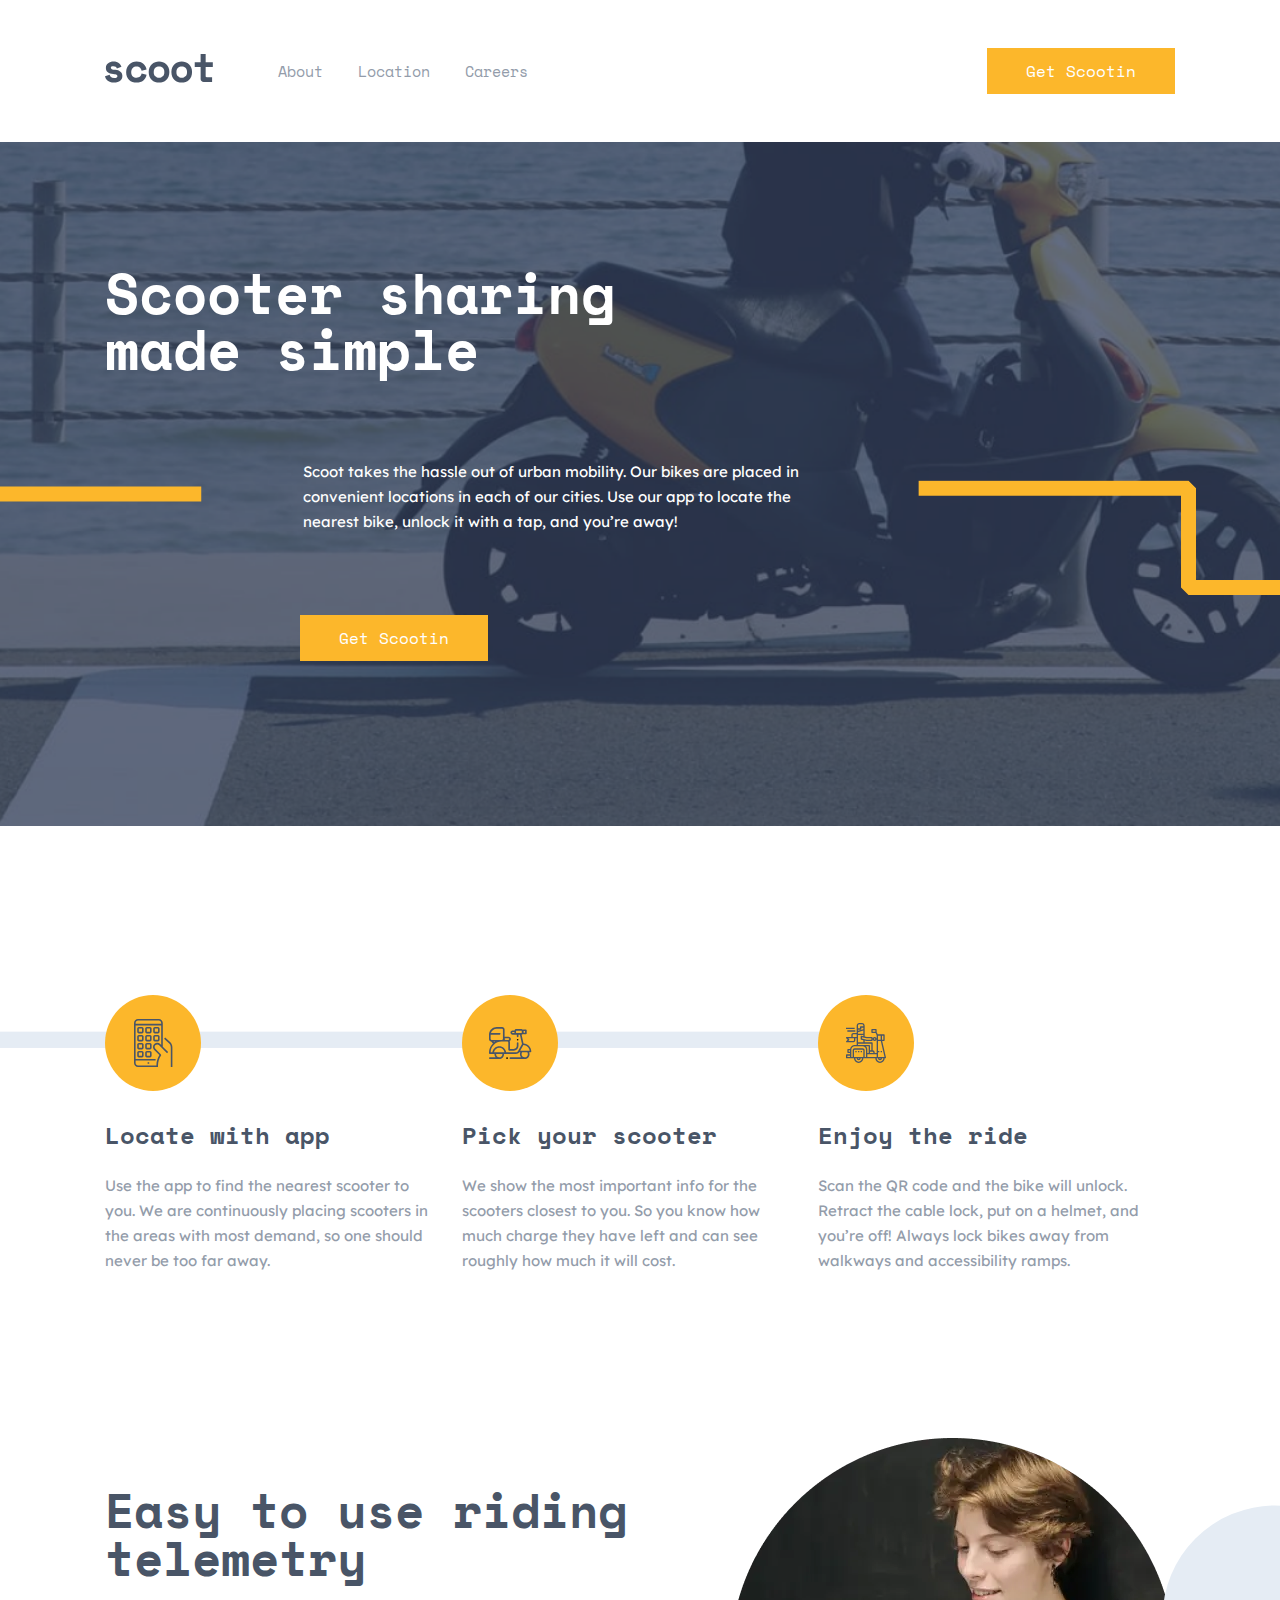
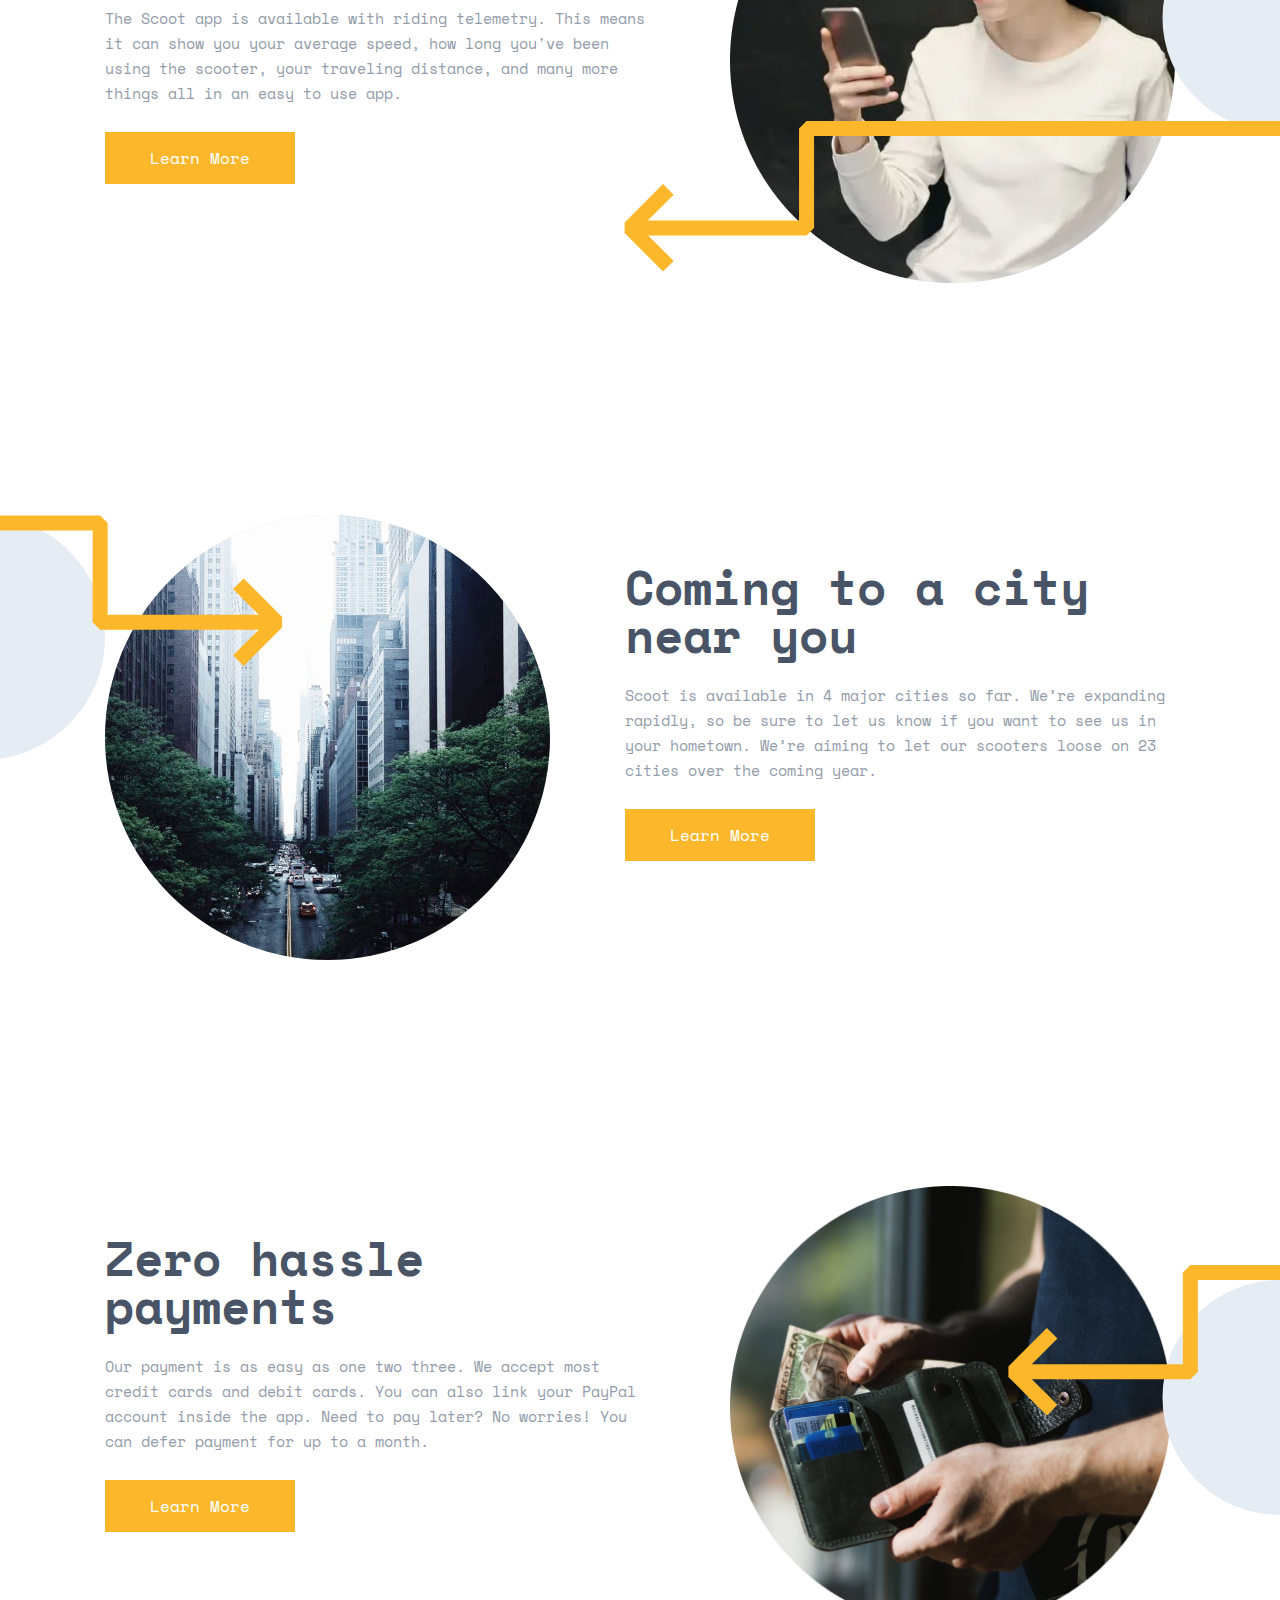
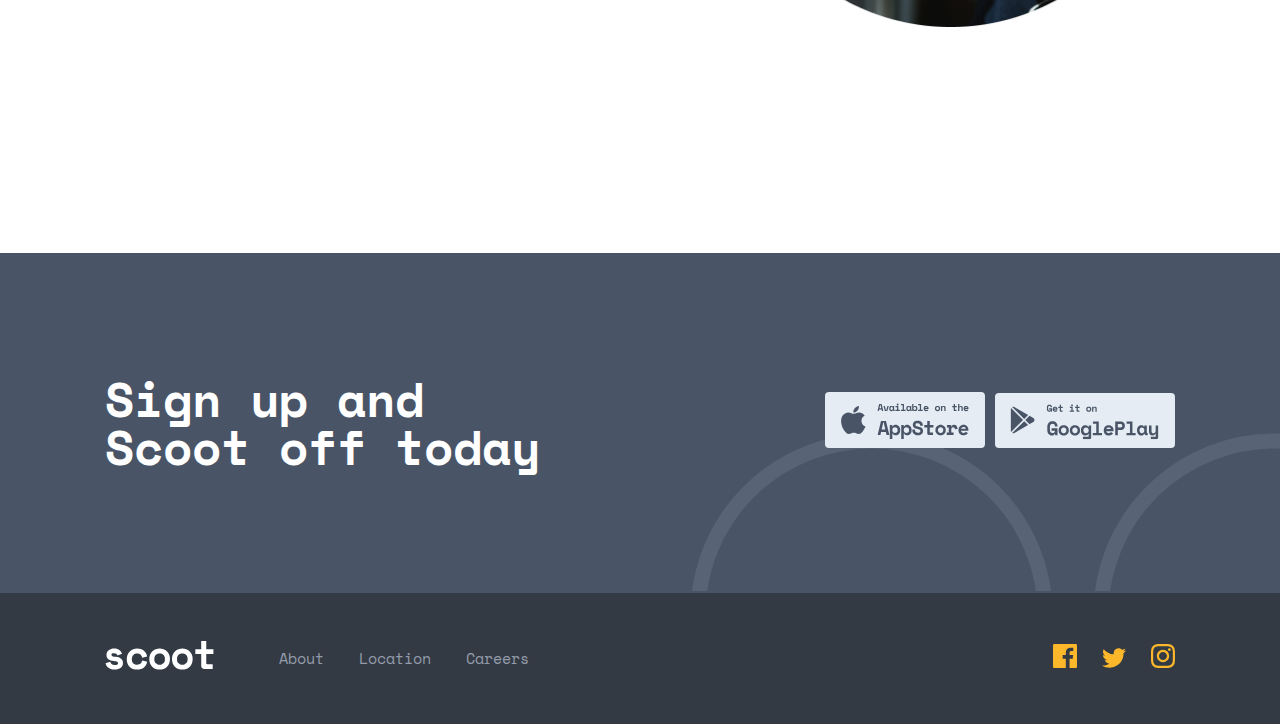
<file: index.html>
<!DOCTYPE html>
<html lang="en">

<head>
  <meta charset="UTF-8" />
  <meta http-equiv="X-UA-Compatible" content="IE=edge" />
  <meta name="viewport" content="width=device-width, initial-scale=1.0" />
  <link rel="stylesheet" href="./css/main.min.css" />
  <title>IMTIHON-MAKETI-2</title>
</head>

<body>
  <header class="site-header">
    <div class="container">
        <div class="header-item">
            <div class="left-box">
                <a class="header-left-logo" href="index.html"><img class="site-logo" src="./images/scoot.svg"
                        srcset="./images/scoot.svg 1x, ./images/scoot@2x.png 2x" alt="site-logo" /></a>
                <nav class="site-nav">
                    <ul class="header-left">
                        <li><a class="header-left-item" href="./about.html">About</a></li>
                        <li><a class="header-left-item" href="./locations.html">Location</a></li>
                        <li><a class="header-left-item" href="./careers.html">Careers</a></li>
                    </ul>
                </nav>
            </div>
            <button class="humburger_btn" type="button">
                <img src="./images/Humburger2.svg" alt="nav Humburger2 button imges" width="33" height="26" />
            </button>
            <div class="header-right">
                <button class="header-button" type="button">Get Scootin</button>
            </div>
        </div>
    </div>
</header>
  <main class="site__content">
    <section class="intro-section">
      <div class="container">
        <h1 class="site-heading">Scooter sharing made simple</h1>
      </div>
      <p class="intro-paragraf">
        Scoot takes the hassle out of urban mobility. Our bikes are placed in
        convenient locations in each of our cities. Use our app to locate the
        nearest bike, unlock it with a tap, and you’re away!
      </p>
      <button class="intro-button" type="button">Get Scootin</button>
    </section>
    <section class="guide-section">
      <div class="container">
        <ol class="section-list">
          <li class="list-item">
            <div class="list-info">
              <h3 class="list-heading">Locate with app</h3>
              <p class="list-paragraf">
                Use the app to find the nearest scooter to you. We are
                continuously placing scooters in the areas with most demand, so
                one should never be too far away. </p>
            </div>
          </li>
          <li class="list-item">
            <div class="list-info">
              <h3 class="list-heading">Pick your scooter</h3>
              <p class="list-paragraf">
                We show the most important info for the scooters closest to you.
                So you know how much charge they have left and can see roughly
                how much it will cost. </p>
            </div>

          </li>
          <li class="list-item">
            <div class="list-info">
              <h3 class="list-heading">Enjoy the ride</h3>
              <p class="list-paragraf">
                Scan the QR code and the bike will unlock. Retract the cable
                lock, put on a helmet, and you’re off! Always lock bikes away
                from walkways and accessibility ramps. </p>
            </div>

          </li>
        </ol>
      </div>
    </section>
    <section class="good-side-section">
      <div class="container">
        <h2 class="visually-hidden ">Good-side-section</h2>
        <ul class="good-side-list">
          <li class="good-list-item">
            <div class="good-list-paragrafs">
              <h3 class="good-side-heading">Easy to use
                riding telemetry</h3>
              <p class="good-side-paragraf">The Scoot app is available with riding telemetry. This means it can show you
                your average speed,
                how long you've been using the scooter, your traveling distance,
                and many more things all in an easy to use app.</p>
              <a class="section-link" href="#">Learn More</a>
            </div>
            <picture>
              <source type="image/webp" media="(max-width:600px)" srcset="
                  ./images/good-sides-mobil.webp 1x,
                  ./images/good-sides-mobil@2x.webp  2x
                " />
              <source type="image/webp" srcset="
                  ./images/good-side-1.webp   1x,
                  ./images/good-side-2@2x.webp 2x
                " />
              <source media="(max-width:600px)" srcset="
                  ./images/good-sides-mobil.png 1x,
                  ./images/good-sides-mobil@2x.png 2x
                " />
              <img class="good-side-img" src="./images/good-side-1.png" srcset="
                  ./images/good-side-1.png 1x,
                  ./images/good-side-2@2x.png 2x
                " alt="good-side-1" width="445" height="445" />
            </picture>
          </li>

          <li class="good-list-item">
            <div class="good-list-paragraf">
              <h3 class="good-side-heading">Coming to a city near you</h3>
              <p class="good-side-paragraf">Scoot is available in 4 major cities so far. We’re expanding rapidly, so be
                sure to let
                us know if you want to see us in your hometown. We’re aiming to let our scooters loose on 23 cities over
                the coming year.</p>
              <a class="section-link" href="#">Learn More</a>
            </div>
            <img class="good-side-img" src="./images/good-side-2.svg"
              srcset="./images/good-side-2.svg 1x, ./images/good-site-2@2x.svg 2x" alt="good-side"  width="445" height="445">
          </li>
          <li class="good-list-item">
            <div class="good-list-paragraf">
              <h3 class="good-side-heading">Zero hassle payments
              </h3>
              <p class="good-side-paragraf">Our payment is as easy as one two three. We accept most credit cards and
                debit cards.
                You can also link your PayPal account inside the app. Need to pay later? No worries! You can defer
                payment for up to a month.</p>
              <a class="section-link" href="#">Learn More</a>
            </div>
            <img class="good-side-img" src="./images/good-site-3.png"
              srcset="./images/good-site-3.png 1x, ./images/good-site-3@2x.png 2x" alt="good-side" width="445"
              height="445">
          </li>

        </ul>
      </div>
    </section>
    <section class="call-to-action">
      <div class="container">
        <div class="action-item">
          <h2 class="action-heading">Sign up and Scoot off today</h2>
          <div>
            <a href="#"><img class="action-link" src="./images/appstore.svg" alt="appstore" width="160" height="56"></a>
            <a href="#"><img class="action-link" src="./images/google-play.svg" alt="google-play" width="180"
                height="56"></a>
          </div>
        </div>
      </div>
    </section>
  </main>
  <footer class="footer">
    <div class="container">
        <div class="footer-item">
            <div class="footer-left">
                <div class="footer-logo">
                    <a href="./index.html"><img src="./images/scoot-footer.svg" alt="footer-logo"></a>
                </div>
                <ul class="footer-nav">
                    <li>
                        <a class="footer-nav-item" href="./about.html">About</a>
                    </li>
                    <li>
                        <a class="footer-nav-item" href="./locations.html">Location</a>
                    </li>
                    <li>
                        <a class="footer-nav-item" href="./careers.html">Careers</a>
                    </li>
                </ul>
            </div>
            <div class="footer-right">
                <a class="footer-link" target="_blank" href="#"><svg width="24" height="24" viewBox="0 0 24 24"
                        fill="none" xmlns="http://www.w3.org/2000/svg">
                        <path
                            d="M22.675 0H1.325C0.593 0 0 0.593 0 1.325V22.676C0 23.407 0.593 24 1.325 24H12.82V14.706H9.692V11.084H12.82V8.413C12.82 5.313 14.713 3.625 17.479 3.625C18.804 3.625 19.942 3.724 20.274 3.768V7.008L18.356 7.009C16.852 7.009 16.561 7.724 16.561 8.772V11.085H20.148L19.681 14.707H16.561V24H22.677C23.407 24 24 23.407 24 22.675V1.325C24 0.593 23.407 0 22.675 0Z"
                            fill="#FCB72B" />
                    </svg>
                </a>
                <a class="footer-link" target="_blank" href="#"><svg width="24" height="20" viewBox="0 0 24 20"
                        fill="none" xmlns="http://www.w3.org/2000/svg">
                        <path
                            d="M24 2.55699C23.117 2.94899 22.168 3.21299 21.172 3.33199C22.189 2.72299 22.97 1.75799 23.337 0.607986C22.386 1.17199 21.332 1.58199 20.21 1.80299C19.313 0.845986 18.032 0.247986 16.616 0.247986C13.437 0.247986 11.101 3.21399 11.819 6.29299C7.728 6.08799 4.1 4.12799 1.671 1.14899C0.381 3.36199 1.002 6.25699 3.194 7.72299C2.388 7.69699 1.628 7.47599 0.965 7.10699C0.911 9.38799 2.546 11.522 4.914 11.997C4.221 12.185 3.462 12.229 2.69 12.081C3.316 14.037 5.134 15.46 7.29 15.5C5.22 17.123 2.612 17.848 0 17.54C2.179 18.937 4.768 19.752 7.548 19.752C16.69 19.752 21.855 12.031 21.543 5.10599C22.505 4.41099 23.34 3.54399 24 2.55699Z"
                            fill="#FCB72B" />
                    </svg>
                </a>
                <a class="footer-link" target="_blank" href="#"><svg width="24" height="24" viewBox="0 0 24 24"
                        fill="none" xmlns="http://www.w3.org/2000/svg">
                        <path fill-rule="evenodd" clip-rule="evenodd"
                            d="M12 0C8.741 0 8.333 0.014 7.053 0.072C2.695 0.272 0.273 2.69 0.073 7.052C0.014 8.333 0 8.741 0 12C0 15.259 0.014 15.668 0.072 16.948C0.272 21.306 2.69 23.728 7.052 23.928C8.333 23.986 8.741 24 12 24C15.259 24 15.668 23.986 16.948 23.928C21.302 23.728 23.73 21.31 23.927 16.948C23.986 15.668 24 15.259 24 12C24 8.741 23.986 8.333 23.928 7.053C23.732 2.699 21.311 0.273 16.949 0.073C15.668 0.014 15.259 0 12 0ZM12 2.163C15.204 2.163 15.584 2.175 16.85 2.233C20.102 2.381 21.621 3.924 21.769 7.152C21.827 8.417 21.838 8.797 21.838 12.001C21.838 15.206 21.826 15.585 21.769 16.85C21.62 20.075 20.105 21.621 16.85 21.769C15.584 21.827 15.206 21.839 12 21.839C8.796 21.839 8.416 21.827 7.151 21.769C3.891 21.62 2.38 20.07 2.232 16.849C2.174 15.584 2.162 15.205 2.162 12C2.162 8.796 2.175 8.417 2.232 7.151C2.381 3.924 3.896 2.38 7.151 2.232C8.417 2.175 8.796 2.163 12 2.163ZM5.838 12C5.838 8.597 8.597 5.838 12 5.838C15.403 5.838 18.162 8.597 18.162 12C18.162 15.404 15.403 18.163 12 18.163C8.597 18.163 5.838 15.403 5.838 12ZM12 16C9.791 16 8 14.21 8 12C8 9.791 9.791 8 12 8C14.209 8 16 9.791 16 12C16 14.21 14.209 16 12 16ZM16.965 5.595C16.965 4.8 17.61 4.155 18.406 4.155C19.201 4.155 19.845 4.8 19.845 5.595C19.845 6.39 19.201 7.035 18.406 7.035C17.61 7.035 16.965 6.39 16.965 5.595Z"
                            fill="#FCB72B" />
                    </svg></a>
            </div>
        </div>
    </div>
</footer>
  <script src="./main.js"></script>
</body>

</html>
</file>
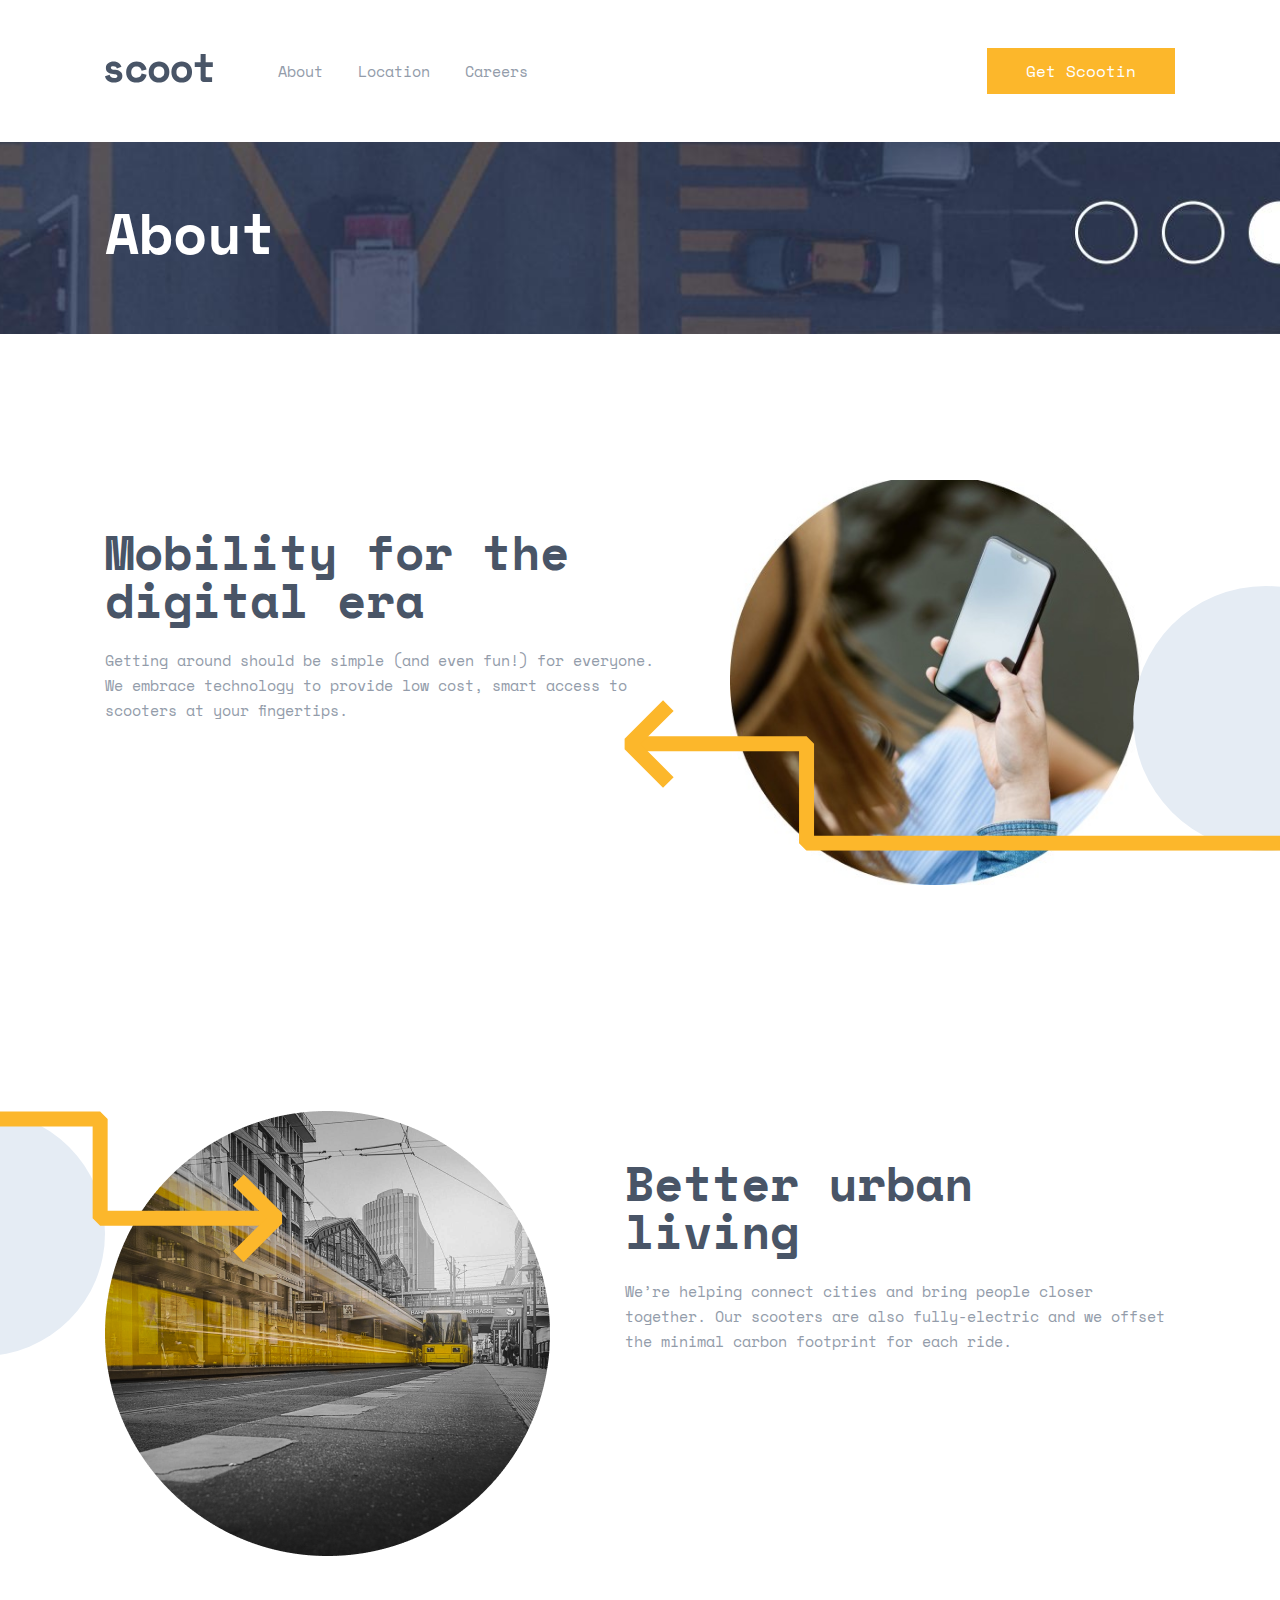
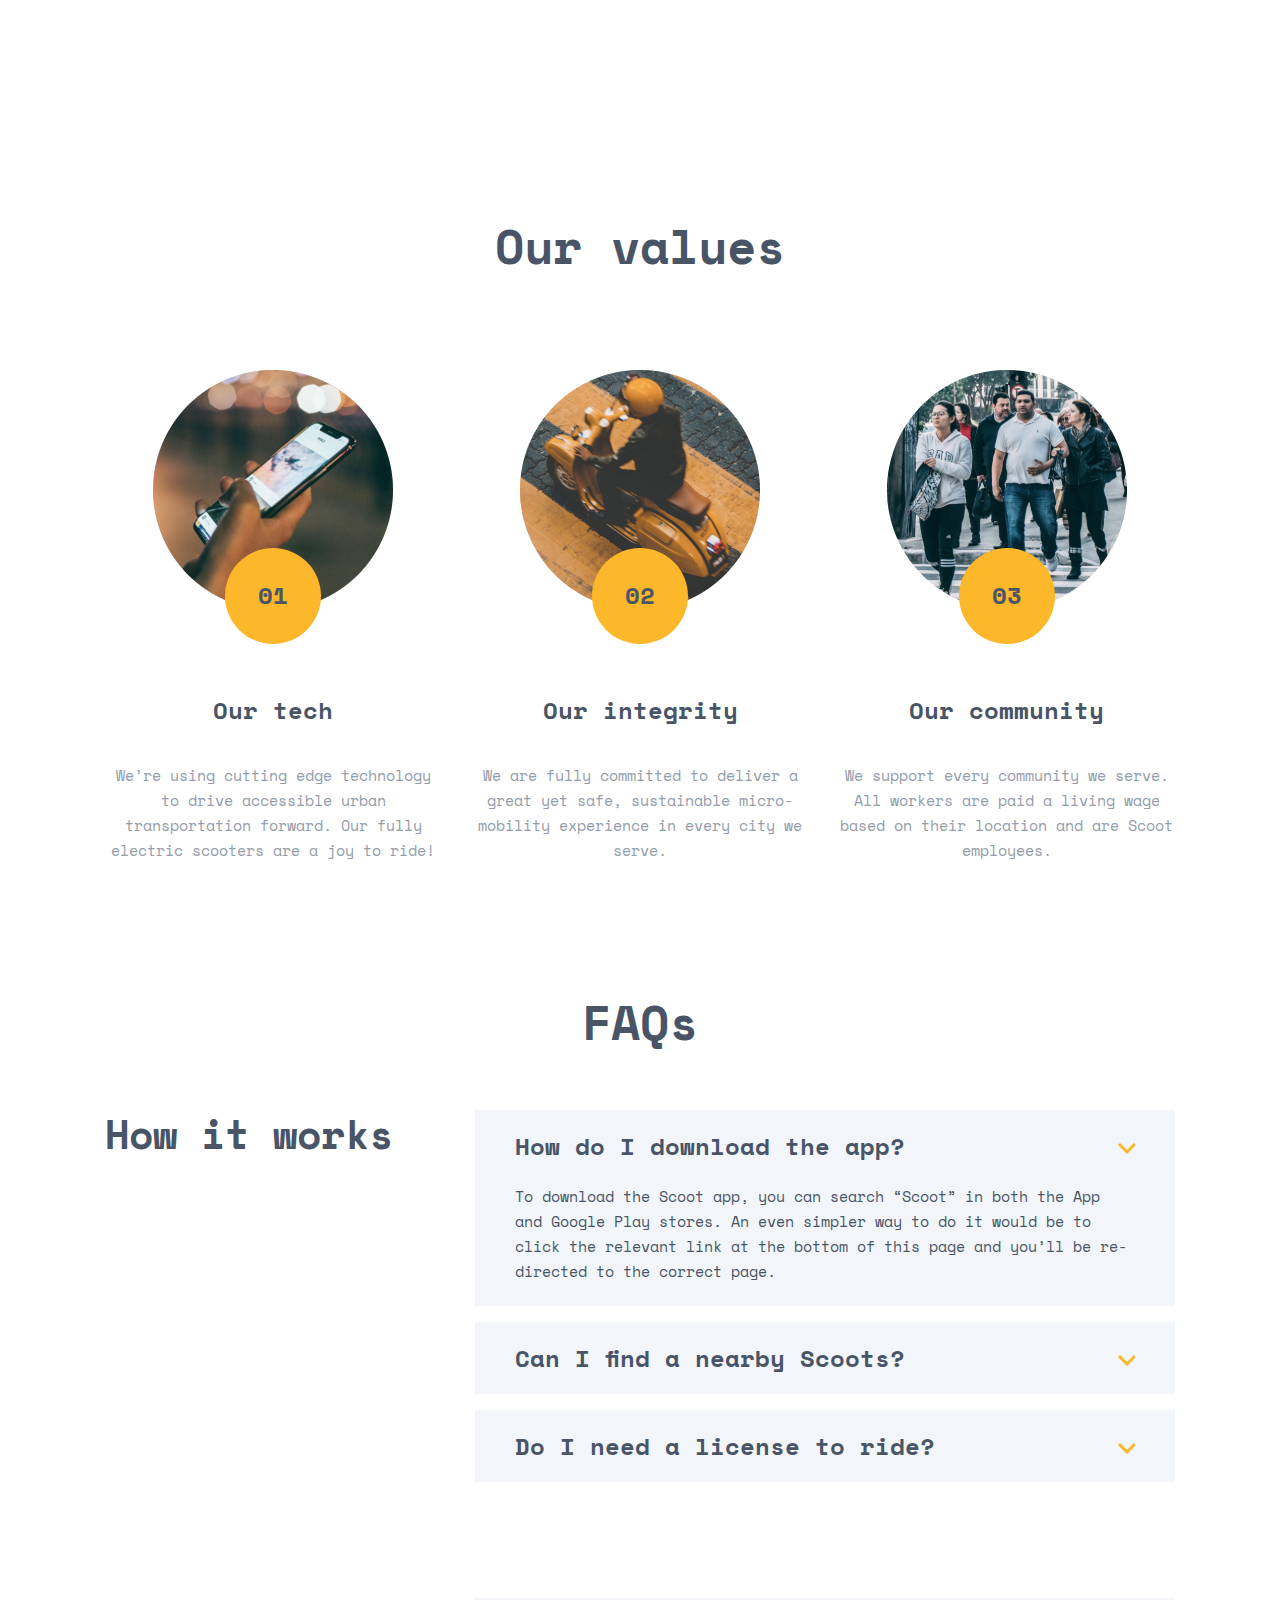
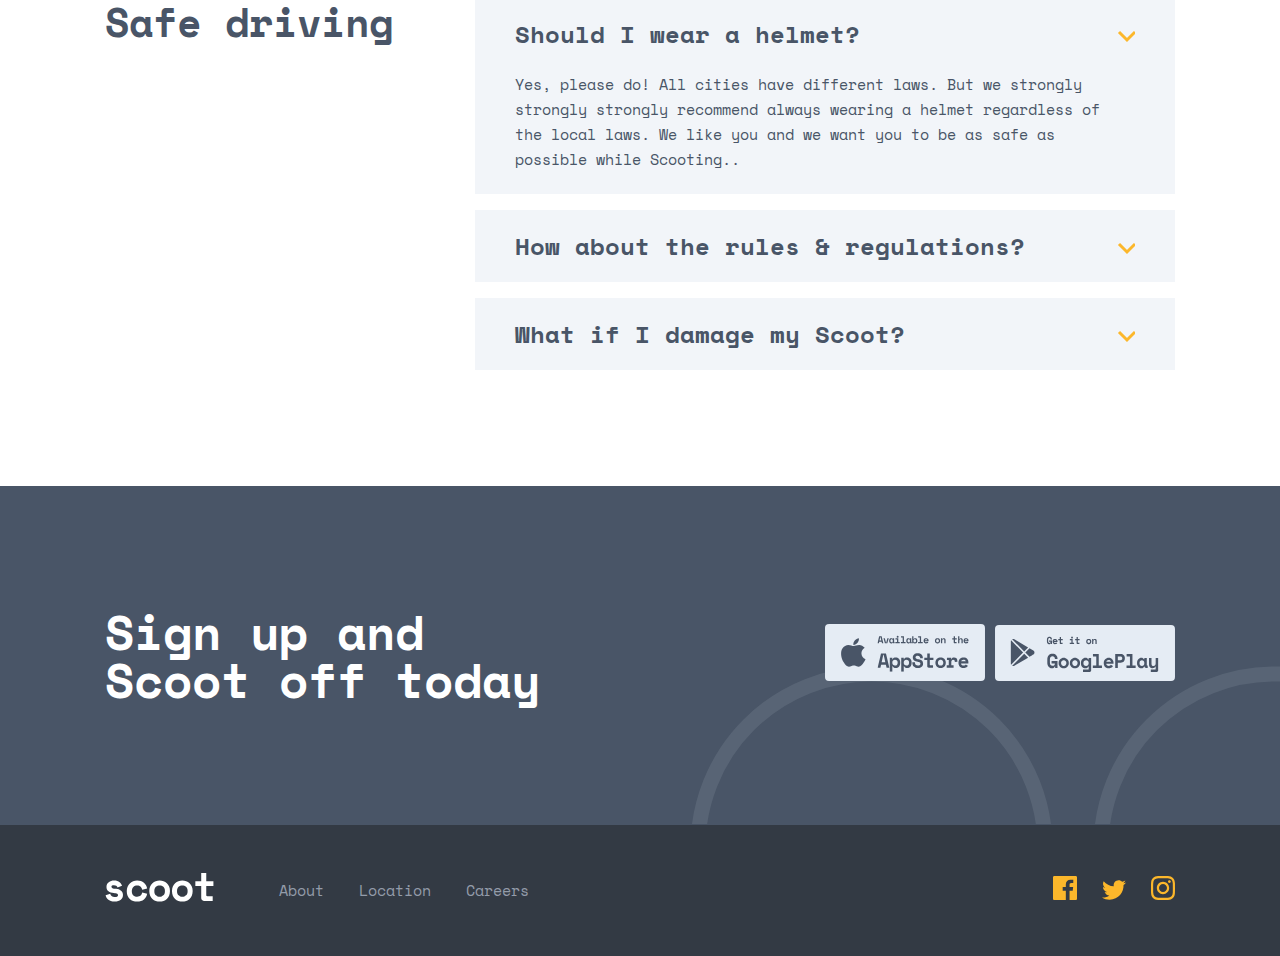
<file: about.html>
<!DOCTYPE html>
<html lang="en">

<head>
    <meta charset="UTF-8">
    <meta http-equiv="X-UA-Compatible" content="IE=edge">
    <meta name="viewport" content="width=device-width, initial-scale=1.0">
    <link rel="stylesheet" href="./css/main.min.css" />
    <title>About-page</title>
</head>

<body>
    <header class="site-header">
        <div class="container">
            <div class="header-item">
                <div class="left-box">
                    <a class="header-left-logo" href="index.html"><img class="site-logo" src="./images/scoot.svg"
                            srcset="./images/scoot.svg 1x, ./images/scoot@2x.png 2x" alt="site-logo" /></a>
                    <nav class="site-nav">
                        <ul class="header-left">
                            <li><a class="header-left-item" href="./about.html">About</a></li>
                            <li><a class="header-left-item" href="#">Location</a></li>
                            <li><a class="header-left-item" href="#">Careers</a></li>
                        </ul>
                    </nav>
                </div>
                <button class="humburger_btn" type="button">
                    <img src="./images/Humburger2.svg" alt="nav Humburger2 button imges" width="33" height="26" />
                </button>
                <div class="header-right">
                    <button class="header-button" type="button">Get Scootin</button>
                </div>
            </div>
        </div>
    </header>
    <main class="site__content">
        <section class="about-health-section">
            <div class="container">
                <h2 class="about">About</h2>
            </div>
        </section>
        <section class="excellent-section">
            <div class="container">
                <ul class="good-side-list">
                    <li class="good-list-items">
                        <div class="good-list-paragraf">
                            <h3 class="good-side-heading">Mobility for the digital era</h3>
                            <p class="good-side-paragraf">Getting around should be simple (and even fun!) for everyone.
                                We embrace technology to provide low cost, smart access to scooters at your fingertips.
                            </p>

                        </div>
                        <img class="good-side-img" src="./images/Group16.jpg"
                            srcset="./images/Group16.jpg 1x, ./images/Group16@2x.jpg 2x" alt="good-side-1" width="445"
                            height="445">
                    </li>

                    <li class="good-list-item">
                        <div class="good-list-paragraf">
                            <h3 class="good-side-heading">Better urban living</h3>
                            <p class="good-side-paragraf">We’re helping connect cities and bring people closer together.
                                Our scooters are also fully-electric and we offset the minimal carbon footprint for each
                                ride.
                            </p>
                        </div>
                        <img class="good-side-img" src="./images/about-img-2.png"
                            srcset="./images/about-img-2.png 1x, ./images/about-img-2@2x.png 2x" alt="good-side"
                            width="445" height="445">
                    </li>

                </ul>
            </div>
        </section>
        <section class="values-section">
            <div class="container">
                <h2 class="values-heading">Our values</h2>
                <ul class="values-list">
                    <li class="values-list-item">
                        <h3 class="values-item-heading">Our tech</h3>
                        <p class="values-item-paragraf">We’re using cutting edge technology to drive accessible urban
                            transportation forward. Our
                            fully electric scooters are a joy to ride!</p>
                    </li>
                    <li class="values-list-item">
                        <h3 class="values-item-heading">Our integrity</h3>
                        <p class="values-item-paragraf">We are fully committed to deliver a great yet safe, sustainable
                            micro-mobility experience in
                            every city we serve.</p>
                    </li>
                    <li class="values-list-item">
                        <h3 class="values-item-heading">Our community</h3>
                        <p class="values-item-paragraf">We support every community we serve. All workers are paid a
                            living wage based on their
                            location and are Scoot employees.</p>
                    </li>
                </ul>
            </div>
        </section>
        <section class="faq">
            <div class="container">
                <h2 class="faqs">FAQs</h2>
                <div class="faqs-item">
                    <h3 class="faqs-item-heading">How it works</h3>
                    <div class="button-box">
                        <button class="faqs-button paragraf--active" type="button">
                            <span class="faqs-button-heading">How do I download the app?</span>
                            <span class="faqs-item-paragraf">To download the Scoot app, you can search “Scoot” in both
                                the
                                App and Google Play stores.
                                An even simpler way to do it would be to click the relevant link at the bottom of this
                                page and you’ll be re-directed to the correct page.</span>
                        </button>
                        <button class="faqs-button" type="button">
                            <span class="faqs-button-heading">Can I find a nearby Scoots?</span>
                            <span class="faqs-item-paragraf">To download the Scoot app, you can search “Scoot” in both
                                the
                                App and Google Play stores.
                                An even simpler way to do it would be to click the relevant link at the bottom of this
                                page and you’ll be re-directed to the correct page.</span>
                        </button>
                        <button class="faqs-button" type="button">
                            <span class="faqs-button-heading">Do I need a license to ride?</span>
                            <span class="faqs-item-paragraf">To download the Scoot app, you can search “Scoot” in both
                                the
                                App and Google Play stores.
                                An even simpler way to do it would be to click the relevant link at the bottom of this
                                page and you’ll be re-directed to the correct page.</span>
                        </button>

                    </div>
                </div>
                <div class="faqs-item">
                    <h3 class="faqs-item-heading">Safe driving</h3>
                    <div class="button-box">
                        <button class="faqs-button paragraf--active" type="button">
                            <span class="faqs-button-heading">Should I wear a helmet?</span>
                            <span class="faqs-item-paragraf">Yes, please do! All cities have different laws. But we
                                strongly strongly strongly recommend always wearing a helmet regardless of the local
                                laws. We like you and we want you to be as safe as possible while Scooting..</span>
                        </button>
                        <button class="faqs-button" type="button">
                            <span class="faqs-button-heading">How about the rules & regulations?</span>
                            <span class="faqs-item-paragraf">To download the Scoot app, you can search “Scoot” in both
                                the
                                App and Google Play stores.
                                An even simpler way to do it would be to click the relevant link at the bottom of this
                                page and you’ll be re-directed to the correct page.</span>
                        </button>
                        <button class="faqs-button" type="button">
                            <span class="faqs-button-heading">What if I damage my Scoot?</span>
                            <span class="faqs-item-paragraf">To download the Scoot app, you can search “Scoot” in both
                                the
                                App and Google Play stores.
                                An even simpler way to do it would be to click the relevant link at the bottom of this
                                page and you’ll be re-directed to the correct page.</span>
                        </button>

                    </div>
                </div>
            </div>
        </section>
        <section class="call-to-action">
            <div class="container">
                <div class="action-item">
                    <h2 class="action-heading">Sign up and Scoot off today</h2>
                    <div>
                        <a href="#"><img class="action-link" src="./images/appstore.svg" alt="appstore" width="160"
                                height="56"></a>
                        <a href="#"><img class="action-link" src="./images/google-play.svg" alt="google-play"
                                width="180" height="56"></a>
                    </div>
                </div>
            </div>
        </section>
    </main>
    <footer class="footer">
        <div class="container">
            <div class="footer-item">
                <div class="footer-left">
                    <div class="footer-logo">
                        <a href="./index.html"><img src="./images/scoot-footer.svg" alt="footer-logo"></a>
                    </div>
                    <ul class="footer-nav">
                        <li>
                            <a class="footer-nav-item" href="./about.html">About</a>
                        </li>
                        <li>
                            <a class="footer-nav-item" href="#">Location</a>
                        </li>
                        <li>
                            <a class="footer-nav-item" href="#">Careers</a>
                        </li>
                    </ul>
                </div>
                <div class="footer-right">
                    <a class="footer-link" target="_blank" href="#"><svg width="24" height="24" viewBox="0 0 24 24"
                            fill="none" xmlns="http://www.w3.org/2000/svg">
                            <path
                                d="M22.675 0H1.325C0.593 0 0 0.593 0 1.325V22.676C0 23.407 0.593 24 1.325 24H12.82V14.706H9.692V11.084H12.82V8.413C12.82 5.313 14.713 3.625 17.479 3.625C18.804 3.625 19.942 3.724 20.274 3.768V7.008L18.356 7.009C16.852 7.009 16.561 7.724 16.561 8.772V11.085H20.148L19.681 14.707H16.561V24H22.677C23.407 24 24 23.407 24 22.675V1.325C24 0.593 23.407 0 22.675 0Z"
                                fill="#FCB72B" />
                        </svg>
                    </a>
                    <a class="footer-link" target="_blank" href="#"><svg width="24" height="20" viewBox="0 0 24 20"
                            fill="none" xmlns="http://www.w3.org/2000/svg">
                            <path
                                d="M24 2.55699C23.117 2.94899 22.168 3.21299 21.172 3.33199C22.189 2.72299 22.97 1.75799 23.337 0.607986C22.386 1.17199 21.332 1.58199 20.21 1.80299C19.313 0.845986 18.032 0.247986 16.616 0.247986C13.437 0.247986 11.101 3.21399 11.819 6.29299C7.728 6.08799 4.1 4.12799 1.671 1.14899C0.381 3.36199 1.002 6.25699 3.194 7.72299C2.388 7.69699 1.628 7.47599 0.965 7.10699C0.911 9.38799 2.546 11.522 4.914 11.997C4.221 12.185 3.462 12.229 2.69 12.081C3.316 14.037 5.134 15.46 7.29 15.5C5.22 17.123 2.612 17.848 0 17.54C2.179 18.937 4.768 19.752 7.548 19.752C16.69 19.752 21.855 12.031 21.543 5.10599C22.505 4.41099 23.34 3.54399 24 2.55699Z"
                                fill="#FCB72B" />
                        </svg>
                    </a>
                    <a class="footer-link" target="_blank" href="#"><svg width="24" height="24" viewBox="0 0 24 24"
                            fill="none" xmlns="http://www.w3.org/2000/svg">
                            <path fill-rule="evenodd" clip-rule="evenodd"
                                d="M12 0C8.741 0 8.333 0.014 7.053 0.072C2.695 0.272 0.273 2.69 0.073 7.052C0.014 8.333 0 8.741 0 12C0 15.259 0.014 15.668 0.072 16.948C0.272 21.306 2.69 23.728 7.052 23.928C8.333 23.986 8.741 24 12 24C15.259 24 15.668 23.986 16.948 23.928C21.302 23.728 23.73 21.31 23.927 16.948C23.986 15.668 24 15.259 24 12C24 8.741 23.986 8.333 23.928 7.053C23.732 2.699 21.311 0.273 16.949 0.073C15.668 0.014 15.259 0 12 0ZM12 2.163C15.204 2.163 15.584 2.175 16.85 2.233C20.102 2.381 21.621 3.924 21.769 7.152C21.827 8.417 21.838 8.797 21.838 12.001C21.838 15.206 21.826 15.585 21.769 16.85C21.62 20.075 20.105 21.621 16.85 21.769C15.584 21.827 15.206 21.839 12 21.839C8.796 21.839 8.416 21.827 7.151 21.769C3.891 21.62 2.38 20.07 2.232 16.849C2.174 15.584 2.162 15.205 2.162 12C2.162 8.796 2.175 8.417 2.232 7.151C2.381 3.924 3.896 2.38 7.151 2.232C8.417 2.175 8.796 2.163 12 2.163ZM5.838 12C5.838 8.597 8.597 5.838 12 5.838C15.403 5.838 18.162 8.597 18.162 12C18.162 15.404 15.403 18.163 12 18.163C8.597 18.163 5.838 15.403 5.838 12ZM12 16C9.791 16 8 14.21 8 12C8 9.791 9.791 8 12 8C14.209 8 16 9.791 16 12C16 14.21 14.209 16 12 16ZM16.965 5.595C16.965 4.8 17.61 4.155 18.406 4.155C19.201 4.155 19.845 4.8 19.845 5.595C19.845 6.39 19.201 7.035 18.406 7.035C17.61 7.035 16.965 6.39 16.965 5.595Z"
                                fill="#FCB72B" />
                        </svg></a>
                </div>
            </div>
        </div>
    </footer>
    <script src="./main.js"></script>
</body>

</html>
</file>
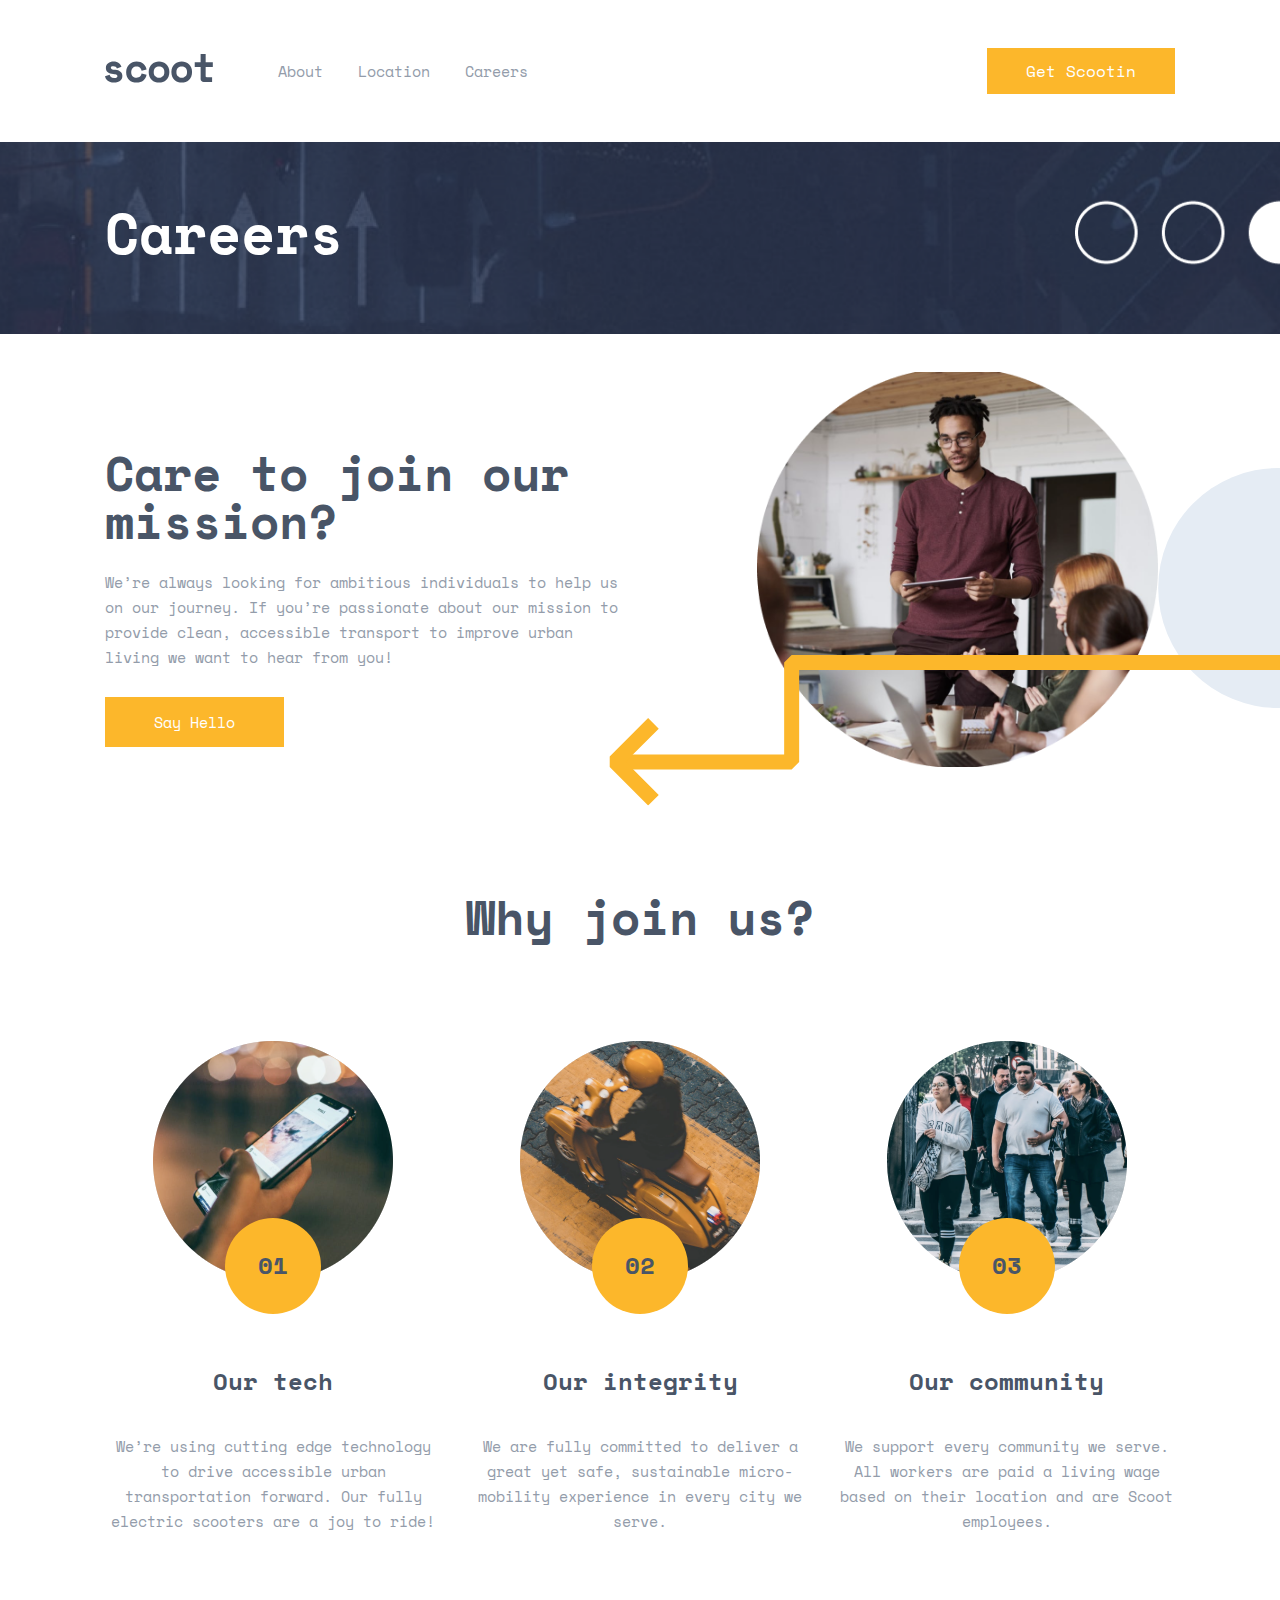
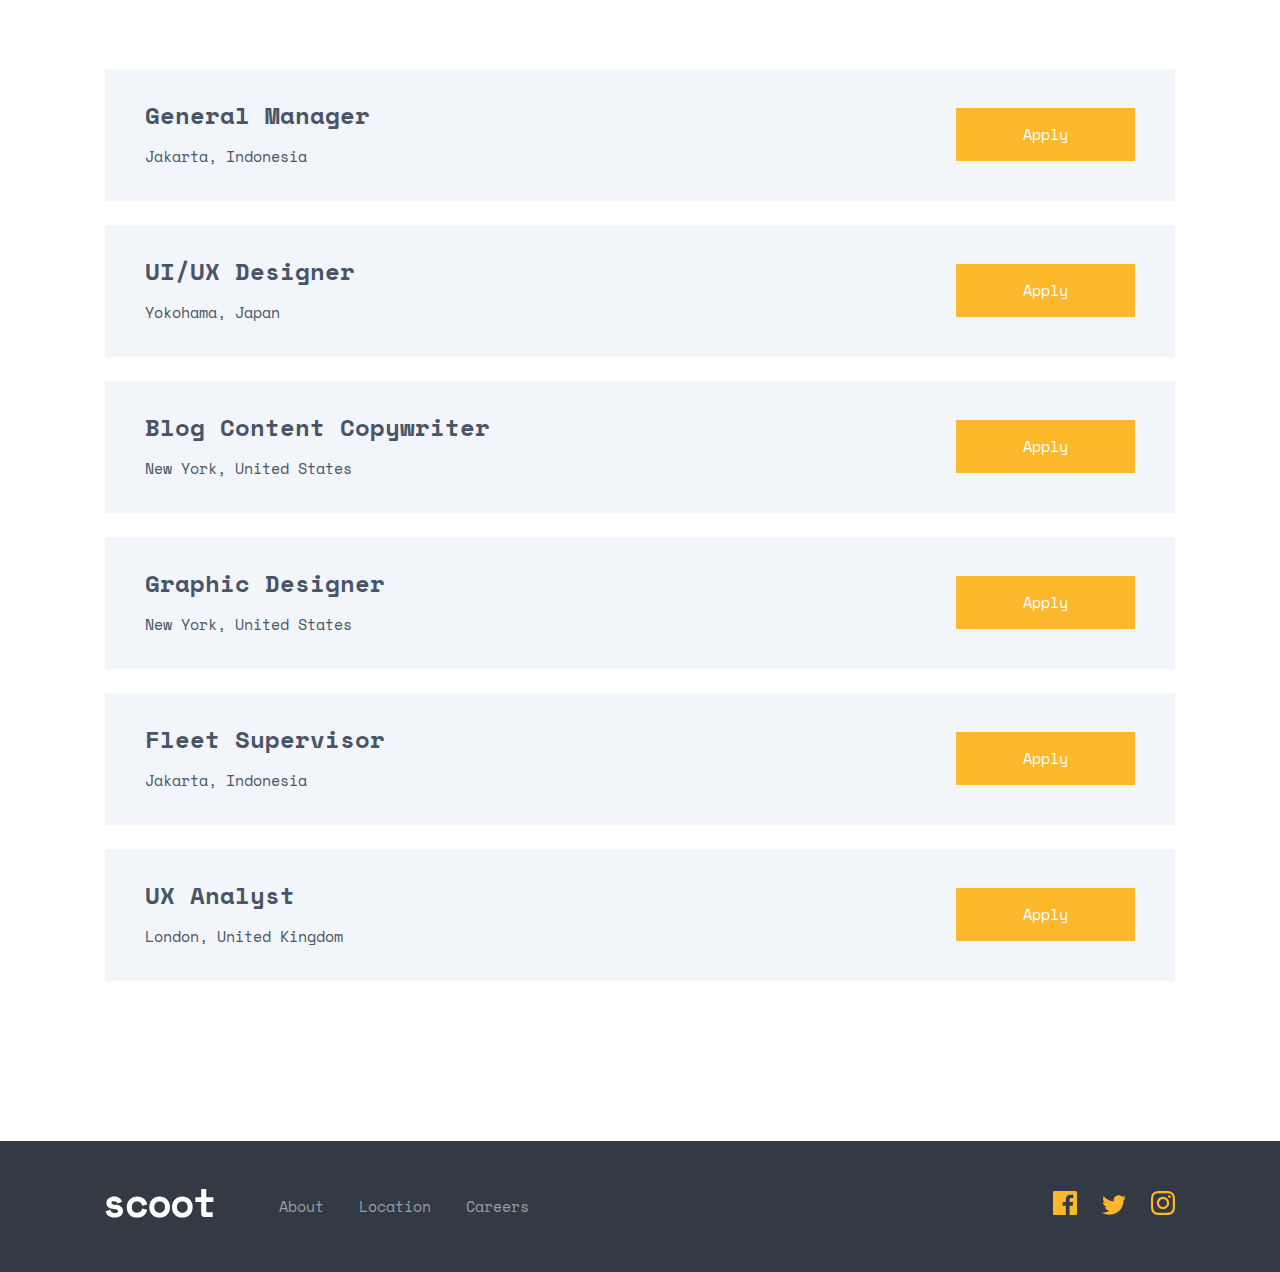
<file: careers.html>
<!DOCTYPE html>
<html lang="en">

<head>
    <meta charset="UTF-8">
    <meta http-equiv="X-UA-Compatible" content="IE=edge">
    <meta name="viewport" content="width=device-width, initial-scale=1.0">
    <link rel="stylesheet" href="./css/main.min.css" />
    <title>Careers-page</title>
</head>

<body>
    <header class="site-header">
        <div class="container">
            <div class="header-item">
                <div class="left-box">
                    <a class="header-left-logo" href="index.html"><img class="site-logo" src="./images/scoot.svg"
                            srcset="./images/scoot.svg 1x, ./images/scoot@2x.png 2x" alt="site-logo" /></a>
                    <nav class="site-nav">
                        <ul class="header-left">
                            <li><a class="header-left-item" href="./about.html">About</a></li>
                            <li><a class="header-left-item" href="./locations.html">Location</a></li>
                            <li><a class="header-left-item" href="./careers.html">Careers</a></li>
                        </ul>
                    </nav>
                </div>
                <button class="humburger_btn" type="button">
                    <img src="./images/Humburger2.svg" alt="nav Humburger2 button imges" width="33" height="26" />
                </button>
                <div class="header-right">
                    <button class="header-button" type="button">Get Scootin</button>
                </div>
            </div>
        </div>
    </header>
    <main class="site__content">
        <section class="careers-health-section">
            <div class="container">
                <h1 class="careers">Careers</h1>
            </div>
        </section>
        <section class="say-hello-section">
            <div class="container">
                <div class="say-hello-info">
                    <h2 class="say-hello-heading">Care to join our mission?</h2>
                    <p class="say-hello-paragraf">We’re always looking for ambitious individuals to help us on our
                        journey. If you’re passionate
                        about our mission to provide clean, accessible transport to improve urban living we want to hear
                        from you!</p>
                    <a class="say-hello" href="#">Say Hello</a>
                </div>
                <span class="careers-line"><img src="./images/careers-img1.png"
                    srcset="./images/careers-img1.png 1x, ./images/careers-img2@2x.png 2x" alt="careers-img1"></span>
            </div>
        </section>
        <section class="values-section">
            <div class="container">
                <h2 class="values-heading">Why join us?</h2>
                <ul class="values-list">
                    <li class="values-list-item">
                        <h3 class="values-item-heading">Our tech</h3>
                        <p class="values-item-paragraf">We’re using cutting edge technology to drive accessible urban
                            transportation forward. Our
                            fully electric scooters are a joy to ride!</p>
                    </li>
                    <li class="values-list-item">
                        <h3 class="values-item-heading">Our integrity</h3>
                        <p class="values-item-paragraf">We are fully committed to deliver a great yet safe, sustainable
                            micro-mobility experience in
                            every city we serve.</p>
                    </li>
                    <li class="values-list-item">
                        <h3 class="values-item-heading">Our community</h3>
                        <p class="values-item-paragraf">We support every community we serve. All workers are paid a
                            living wage based on their
                            location and are Scoot employees.</p>
                    </li>
                </ul>
            </div>
        </section>
        <section class="apply-section">
            <div class="container">
              <div class="apply-info">
                <div>
                    <h3 class="apply-heading">General Manager</h3>
                    <p class="apply-paragraf">Jakarta, Indonesia</p>
                </div>
                <a class="apply-link" href="#">Apply</a>
              </div>
            </div>
          
              <div class="container">
                <div class="apply-info">
                  <div>
                      <h3 class="apply-heading">UI/UX Designer</h3>
                      <p class="apply-paragraf">Yokohama, Japan</p>
                  </div>
                  <a class="apply-link" href="#">Apply</a>
                </div>
              </div>
              <div class="container">
                <div class="apply-info">
                  <div>
                      <h3 class="apply-heading">Blog Content Copywriter</h3>
                      <p class="apply-paragraf">New York, United States</p>
                  </div>
                  <a class="apply-link" href="#">Apply</a>
                </div>
              </div>
              <div class="container">
                <div class="apply-info">
                  <div>
                      <h3 class="apply-heading">Graphic Designer</h3>
                      <p class="apply-paragraf">New York, United States</p>
                  </div>
                  <a class="apply-link" href="#">Apply</a>
                </div>
              </div>
              <div class="container">
                <div class="apply-info">
                  <div>
                      <h3 class="apply-heading">Fleet Supervisor</h3>
                      <p class="apply-paragraf">Jakarta, Indonesia</p>
                  </div>
                  <a class="apply-link" href="#">Apply</a>
                </div>
              </div>
              <div class="container">
                <div class="apply-info">
                  <div>
                      <h3 class="apply-heading">UX Analyst</h3>
                      <p class="apply-paragraf">London, United Kingdom</p>
                  </div>
                  <a class="apply-link" href="#">Apply</a>
                </div>
              </div>
        </section>
    </main>
    <footer class="footer">
        <div class="container">
            <div class="footer-item">
                <div class="footer-left">
                    <div class="footer-logo">
                        <a href="./index.html"><img src="./images/scoot-footer.svg" alt="footer-logo"></a>
                    </div>
                    <ul class="footer-nav">
                        <li>
                            <a class="footer-nav-item" href="./about.html">About</a>
                        </li>
                        <li>
                            <a class="footer-nav-item" href="./locations.html">Location</a>
                        </li>
                        <li>
                            <a class="footer-nav-item" href="./careers.html">Careers</a>
                        </li>
                    </ul>
                </div>
                <div class="footer-right">
                    <a class="footer-link" target="_blank" href="#"><svg width="24" height="24" viewBox="0 0 24 24"
                            fill="none" xmlns="http://www.w3.org/2000/svg">
                            <path
                                d="M22.675 0H1.325C0.593 0 0 0.593 0 1.325V22.676C0 23.407 0.593 24 1.325 24H12.82V14.706H9.692V11.084H12.82V8.413C12.82 5.313 14.713 3.625 17.479 3.625C18.804 3.625 19.942 3.724 20.274 3.768V7.008L18.356 7.009C16.852 7.009 16.561 7.724 16.561 8.772V11.085H20.148L19.681 14.707H16.561V24H22.677C23.407 24 24 23.407 24 22.675V1.325C24 0.593 23.407 0 22.675 0Z"
                                fill="#FCB72B" />
                        </svg>
                    </a>
                    <a class="footer-link" target="_blank" href="#"><svg width="24" height="20" viewBox="0 0 24 20"
                            fill="none" xmlns="http://www.w3.org/2000/svg">
                            <path
                                d="M24 2.55699C23.117 2.94899 22.168 3.21299 21.172 3.33199C22.189 2.72299 22.97 1.75799 23.337 0.607986C22.386 1.17199 21.332 1.58199 20.21 1.80299C19.313 0.845986 18.032 0.247986 16.616 0.247986C13.437 0.247986 11.101 3.21399 11.819 6.29299C7.728 6.08799 4.1 4.12799 1.671 1.14899C0.381 3.36199 1.002 6.25699 3.194 7.72299C2.388 7.69699 1.628 7.47599 0.965 7.10699C0.911 9.38799 2.546 11.522 4.914 11.997C4.221 12.185 3.462 12.229 2.69 12.081C3.316 14.037 5.134 15.46 7.29 15.5C5.22 17.123 2.612 17.848 0 17.54C2.179 18.937 4.768 19.752 7.548 19.752C16.69 19.752 21.855 12.031 21.543 5.10599C22.505 4.41099 23.34 3.54399 24 2.55699Z"
                                fill="#FCB72B" />
                        </svg>
                    </a>
                    <a class="footer-link" target="_blank" href="#"><svg width="24" height="24" viewBox="0 0 24 24"
                            fill="none" xmlns="http://www.w3.org/2000/svg">
                            <path fill-rule="evenodd" clip-rule="evenodd"
                                d="M12 0C8.741 0 8.333 0.014 7.053 0.072C2.695 0.272 0.273 2.69 0.073 7.052C0.014 8.333 0 8.741 0 12C0 15.259 0.014 15.668 0.072 16.948C0.272 21.306 2.69 23.728 7.052 23.928C8.333 23.986 8.741 24 12 24C15.259 24 15.668 23.986 16.948 23.928C21.302 23.728 23.73 21.31 23.927 16.948C23.986 15.668 24 15.259 24 12C24 8.741 23.986 8.333 23.928 7.053C23.732 2.699 21.311 0.273 16.949 0.073C15.668 0.014 15.259 0 12 0ZM12 2.163C15.204 2.163 15.584 2.175 16.85 2.233C20.102 2.381 21.621 3.924 21.769 7.152C21.827 8.417 21.838 8.797 21.838 12.001C21.838 15.206 21.826 15.585 21.769 16.85C21.62 20.075 20.105 21.621 16.85 21.769C15.584 21.827 15.206 21.839 12 21.839C8.796 21.839 8.416 21.827 7.151 21.769C3.891 21.62 2.38 20.07 2.232 16.849C2.174 15.584 2.162 15.205 2.162 12C2.162 8.796 2.175 8.417 2.232 7.151C2.381 3.924 3.896 2.38 7.151 2.232C8.417 2.175 8.796 2.163 12 2.163ZM5.838 12C5.838 8.597 8.597 5.838 12 5.838C15.403 5.838 18.162 8.597 18.162 12C18.162 15.404 15.403 18.163 12 18.163C8.597 18.163 5.838 15.403 5.838 12ZM12 16C9.791 16 8 14.21 8 12C8 9.791 9.791 8 12 8C14.209 8 16 9.791 16 12C16 14.21 14.209 16 12 16ZM16.965 5.595C16.965 4.8 17.61 4.155 18.406 4.155C19.201 4.155 19.845 4.8 19.845 5.595C19.845 6.39 19.201 7.035 18.406 7.035C17.61 7.035 16.965 6.39 16.965 5.595Z"
                                fill="#FCB72B" />
                        </svg></a>
                </div>
            </div>
        </div>
    </footer>
    <script src="./main.js"></script>
</body>

</html>
</file>
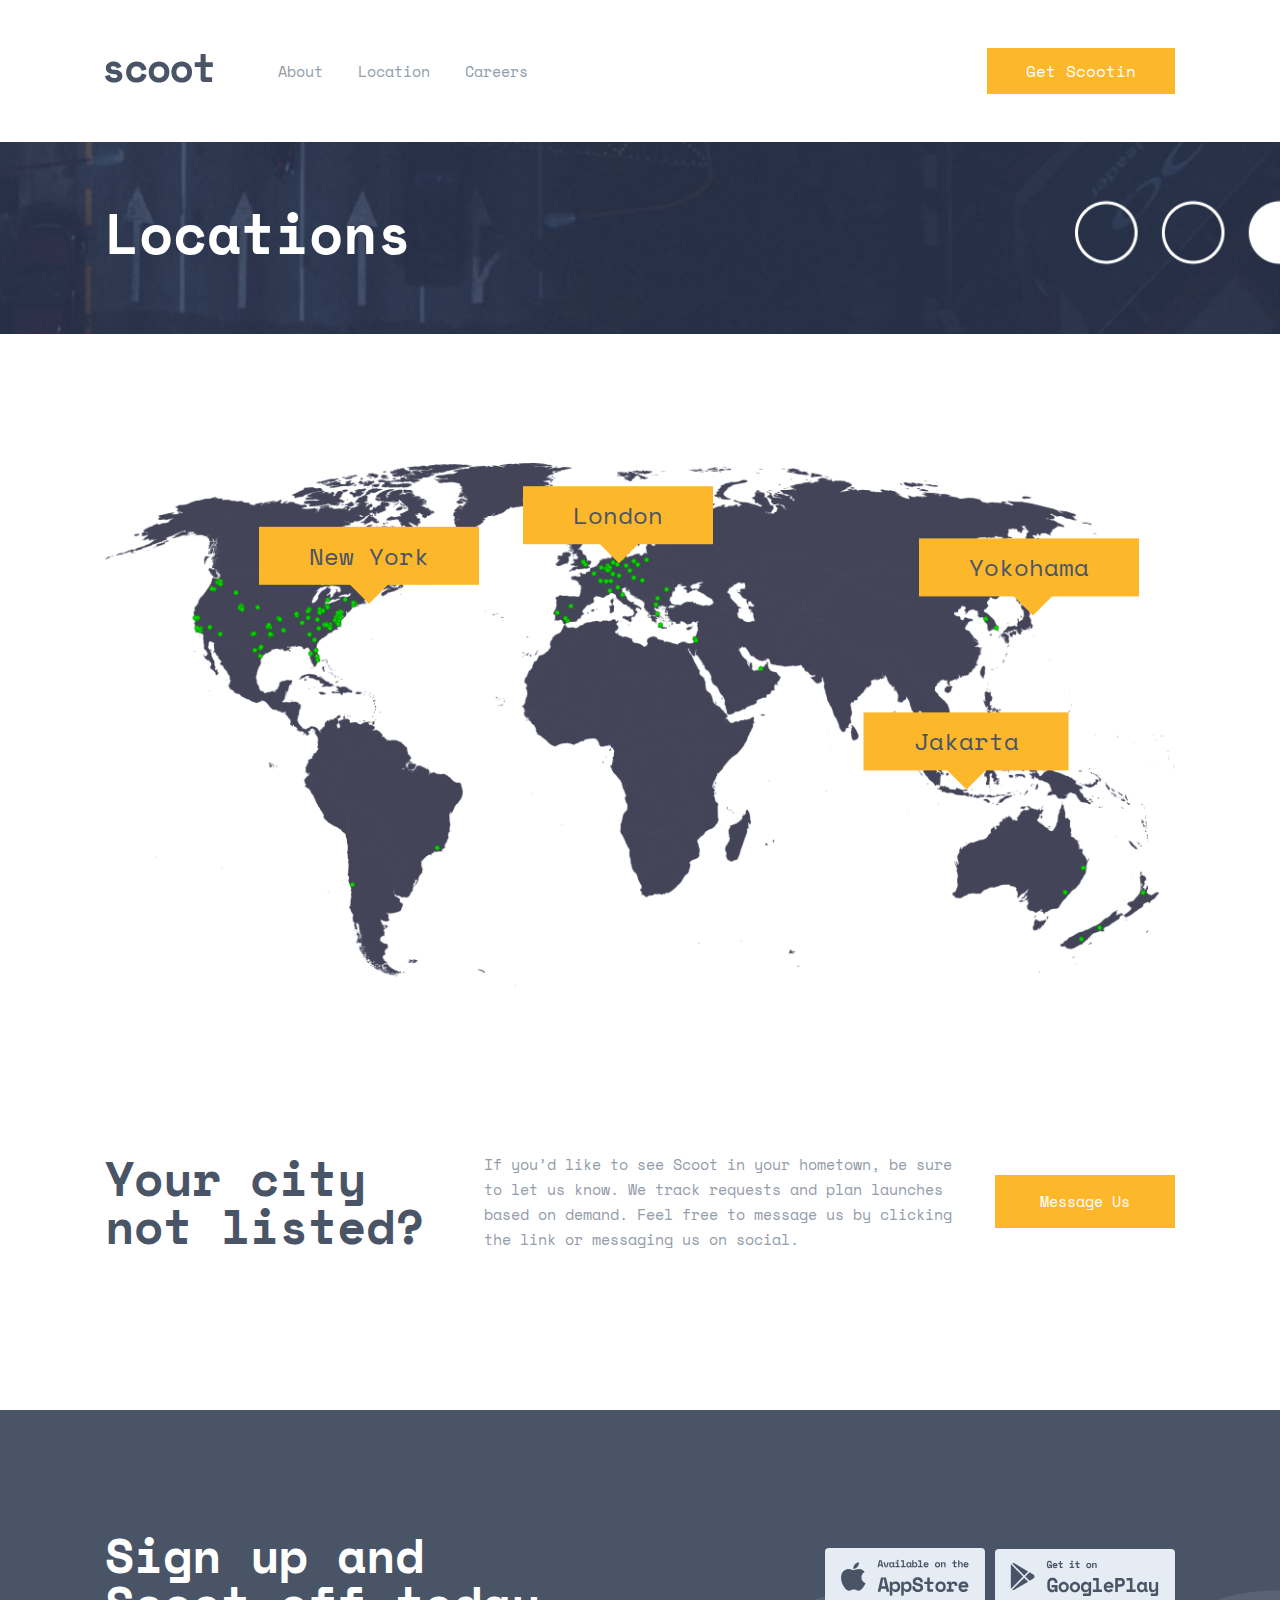
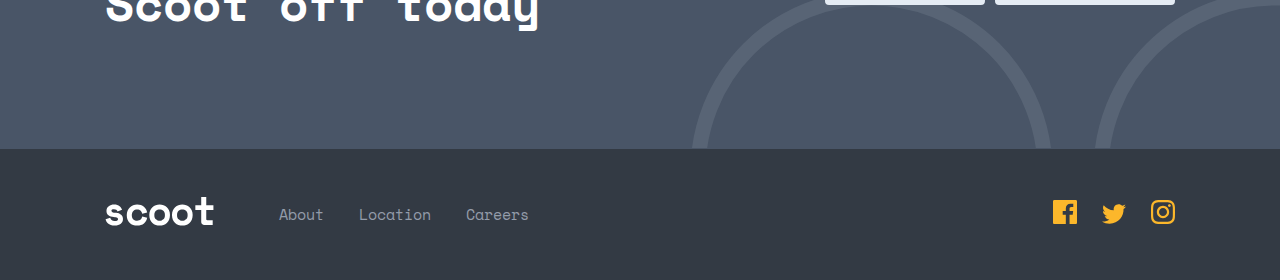
<file: locations.html>
<!DOCTYPE html>
<html lang="en">

<head>
    <meta charset="UTF-8">
    <meta http-equiv="X-UA-Compatible" content="IE=edge">
    <meta name="viewport" content="width=device-width, initial-scale=1.0">
    <link rel="stylesheet" href="./css/main.min.css" />
    <title>locations-page</title>
</head>

<body>
    <header class="site-header">
        <div class="container">
            <div class="header-item">
                <div class="left-box">
                    <a class="header-left-logo" href="index.html"><img class="site-logo" src="./images/scoot.svg"
                            srcset="./images/scoot.svg 1x, ./images/scoot@2x.png 2x" alt="site-logo" /></a>
                    <nav class="site-nav">
                        <ul class="header-left">
                            <li><a class="header-left-item" href="./about.html">About</a></li>
                            <li><a class="header-left-item" href="./locations.html">Location</a></li>
                            <li><a class="header-left-item" href="./careers.html">Careers</a></li>
                        </ul>
                    </nav>
                </div>
                <button class="humburger_btn" type="button">
                    <img src="./images/Humburger2.svg" alt="nav Humburger2 button imges" width="33" height="26" />
                </button>
                <div class="header-right">
                    <button class="header-button" type="button">Get Scootin</button>
                </div>
            </div>
        </div>
    </header>
    <main class="site__content">
        <section class="locations-health-section">
            <div class="container">
                <h1 class="locations">Locations</h1>
            </div>
        </section>
        <section class="location-section">
            <div class="container">
                <div class="location-link">
                    <a class="location-1" href="#">London</a>
                    <a class="location-2" href="#">New York</a>
                    <a class="location-3" href="#">Yokohama</a>
                    <a class="location-4" href="#">Jakarta</a>
                </div>
                <div class="link-mobil">
                    <a class="location-mobil1" href="#">New York</a>
                    <a class="location-mobil2" href="#">London</a>
                    <a class="location-mobil3" href="#">Jakarta</a>
                    <a class="location-mobil4" href="#">Yokohama</a>

                </div>
            </div>
        </section>
        <section class="message-us-section">
            <div class="container">
                <h2 class="message-us-heading">Your city not listed?</h2>
                <p class="message-us-paragraf">If you’d like to see Scoot in your hometown, be sure to let us know. We track requests and plan
                    launches based on demand. Feel free to message us by clicking the link or messaging us on social.
                </p>
                <a class="message-us-link" href="#">Message Us</a>
            </div>
        </section>
        <section class="call-to-action">
            <div class="container">
              <div class="action-item">
                <h2 class="action-heading">Sign up and Scoot off today</h2>
                <div>
                  <a href="#"><img class="action-link" src="./images/appstore.svg" alt="appstore" width="160" height="56"></a>
                  <a href="#"><img class="action-link" src="./images/google-play.svg" alt="google-play" width="180"
                      height="56"></a>
                </div>
              </div>
            </div>
          </section>
    </main>
    <footer class="footer">
        <div class="container">
            <div class="footer-item">
                <div class="footer-left">
                    <div class="footer-logo">
                        <a href="./index.html"><img src="./images/scoot-footer.svg" alt="footer-logo"></a>
                    </div>
                    <ul class="footer-nav">
                        <li>
                            <a class="footer-nav-item" href="./about.html">About</a>
                        </li>
                        <li>
                            <a class="footer-nav-item" href="./locations.html">Location</a>
                        </li>
                        <li>
                            <a class="footer-nav-item" href="./careers.html">Careers</a>
                        </li>
                    </ul>
                </div>
                <div class="footer-right">
                    <a class="footer-link" target="_blank" href="#"><svg width="24" height="24" viewBox="0 0 24 24"
                            fill="none" xmlns="http://www.w3.org/2000/svg">
                            <path
                                d="M22.675 0H1.325C0.593 0 0 0.593 0 1.325V22.676C0 23.407 0.593 24 1.325 24H12.82V14.706H9.692V11.084H12.82V8.413C12.82 5.313 14.713 3.625 17.479 3.625C18.804 3.625 19.942 3.724 20.274 3.768V7.008L18.356 7.009C16.852 7.009 16.561 7.724 16.561 8.772V11.085H20.148L19.681 14.707H16.561V24H22.677C23.407 24 24 23.407 24 22.675V1.325C24 0.593 23.407 0 22.675 0Z"
                                fill="#FCB72B" />
                        </svg>
                    </a>
                    <a class="footer-link" target="_blank" href="#"><svg width="24" height="20" viewBox="0 0 24 20"
                            fill="none" xmlns="http://www.w3.org/2000/svg">
                            <path
                                d="M24 2.55699C23.117 2.94899 22.168 3.21299 21.172 3.33199C22.189 2.72299 22.97 1.75799 23.337 0.607986C22.386 1.17199 21.332 1.58199 20.21 1.80299C19.313 0.845986 18.032 0.247986 16.616 0.247986C13.437 0.247986 11.101 3.21399 11.819 6.29299C7.728 6.08799 4.1 4.12799 1.671 1.14899C0.381 3.36199 1.002 6.25699 3.194 7.72299C2.388 7.69699 1.628 7.47599 0.965 7.10699C0.911 9.38799 2.546 11.522 4.914 11.997C4.221 12.185 3.462 12.229 2.69 12.081C3.316 14.037 5.134 15.46 7.29 15.5C5.22 17.123 2.612 17.848 0 17.54C2.179 18.937 4.768 19.752 7.548 19.752C16.69 19.752 21.855 12.031 21.543 5.10599C22.505 4.41099 23.34 3.54399 24 2.55699Z"
                                fill="#FCB72B" />
                        </svg>
                    </a>
                    <a class="footer-link" target="_blank" href="#"><svg width="24" height="24" viewBox="0 0 24 24"
                            fill="none" xmlns="http://www.w3.org/2000/svg">
                            <path fill-rule="evenodd" clip-rule="evenodd"
                                d="M12 0C8.741 0 8.333 0.014 7.053 0.072C2.695 0.272 0.273 2.69 0.073 7.052C0.014 8.333 0 8.741 0 12C0 15.259 0.014 15.668 0.072 16.948C0.272 21.306 2.69 23.728 7.052 23.928C8.333 23.986 8.741 24 12 24C15.259 24 15.668 23.986 16.948 23.928C21.302 23.728 23.73 21.31 23.927 16.948C23.986 15.668 24 15.259 24 12C24 8.741 23.986 8.333 23.928 7.053C23.732 2.699 21.311 0.273 16.949 0.073C15.668 0.014 15.259 0 12 0ZM12 2.163C15.204 2.163 15.584 2.175 16.85 2.233C20.102 2.381 21.621 3.924 21.769 7.152C21.827 8.417 21.838 8.797 21.838 12.001C21.838 15.206 21.826 15.585 21.769 16.85C21.62 20.075 20.105 21.621 16.85 21.769C15.584 21.827 15.206 21.839 12 21.839C8.796 21.839 8.416 21.827 7.151 21.769C3.891 21.62 2.38 20.07 2.232 16.849C2.174 15.584 2.162 15.205 2.162 12C2.162 8.796 2.175 8.417 2.232 7.151C2.381 3.924 3.896 2.38 7.151 2.232C8.417 2.175 8.796 2.163 12 2.163ZM5.838 12C5.838 8.597 8.597 5.838 12 5.838C15.403 5.838 18.162 8.597 18.162 12C18.162 15.404 15.403 18.163 12 18.163C8.597 18.163 5.838 15.403 5.838 12ZM12 16C9.791 16 8 14.21 8 12C8 9.791 9.791 8 12 8C14.209 8 16 9.791 16 12C16 14.21 14.209 16 12 16ZM16.965 5.595C16.965 4.8 17.61 4.155 18.406 4.155C19.201 4.155 19.845 4.8 19.845 5.595C19.845 6.39 19.201 7.035 18.406 7.035C17.61 7.035 16.965 6.39 16.965 5.595Z"
                                fill="#FCB72B" />
                        </svg></a>
                </div>
            </div>
        </div>
    </footer>
    <script src="./main.js"></script>
</body>

</html>
</file>
<file: css/main.min.css>
@font-face{font-family:'Space Mono';font-style:normal;font-weight:400;src:local(""),url("../fonts/space-mono-v6-latin-regular.woff2") format("woff2"),url("../fonts/space-mono-v6-latin-regular.woff") format("woff")}@font-face{font-family:'Space Mono';font-style:normal;font-weight:700;src:local(""),url("../fonts/space-mono-v6-latin-700.woff2") format("woff2"),url("../fonts/space-mono-v6-latin-700.woff") format("woff")}@font-face{font-family:'Lexend Deca';font-style:normal;font-weight:400;src:local(""),url("../fonts/lexend-deca-v7-latin-regular.woff2") format("woff2"),url("../fonts/lexend-deca-v7-latin-regular.woff") format("woff")}html{height:100%;-webkit-box-sizing:border-box;box-sizing:border-box}*,*::before,*::after{-webkit-box-sizing:inherit;box-sizing:inherit;scroll-behavior:smooth}.visually-hidden{position:absolute;width:1px;height:1px;margin:-1px;border:0;padding:0;clip:rect(0 0 0 0);overflow:hidden}body{height:100%;display:-webkit-box;display:-ms-flexbox;display:flex;-webkit-box-orient:vertical;-webkit-box-direction:normal;-ms-flex-direction:column;flex-direction:column;font-family:"Space Mono", "Lexend Deca";font-size:16px;line-height:1.5;margin:0;padding:0}img{max-width:100%;height:auto}.site__content{-webkit-box-flex:1;-ms-flex-positive:1;flex-grow:1}html{line-height:1.15;-webkit-text-size-adjust:100%}body{margin:0}main{display:block}h1{font-size:2em;margin:.67em 0}hr{-webkit-box-sizing:content-box;box-sizing:content-box;height:0;overflow:visible}pre{font-family:monospace, monospace;font-size:1em}a{background-color:transparent}abbr[title]{border-bottom:none;text-decoration:underline;-webkit-text-decoration:underline dotted;text-decoration:underline dotted}b,strong{font-weight:bolder}code,kbd,samp{font-family:monospace, monospace;font-size:1em}small{font-size:80%}sub,sup{font-size:75%;line-height:0;position:relative;vertical-align:baseline}sub{bottom:-.25em}sup{top:-.5em}img{border-style:none}button,input,optgroup,select,textarea{font-family:inherit;font-size:100%;line-height:1.15;margin:0}button,input{overflow:visible}button,select{text-transform:none}[type=button],[type=reset],[type=submit],button{-webkit-appearance:button}[type=button]::-moz-focus-inner,[type=reset]::-moz-focus-inner,[type=submit]::-moz-focus-inner,button::-moz-focus-inner{border-style:none;padding:0}[type=button]:-moz-focusring,[type=reset]:-moz-focusring,[type=submit]:-moz-focusring,button:-moz-focusring{outline:1px dotted ButtonText}fieldset{padding:.35em .75em .625em}legend{-webkit-box-sizing:border-box;box-sizing:border-box;color:inherit;display:table;max-width:100%;padding:0;white-space:normal}progress{vertical-align:baseline}textarea{overflow:auto}[type=checkbox],[type=radio]{-webkit-box-sizing:border-box;box-sizing:border-box;padding:0}[type=number]::-webkit-inner-spin-button,[type=number]::-webkit-outer-spin-button{height:auto}[type=search]{-webkit-appearance:textfield;outline-offset:-2px}[type=search]::-webkit-search-decoration{-webkit-appearance:none}::-webkit-file-upload-button{-webkit-appearance:button;font:inherit}details{display:block}summary{display:list-item}template{display:none}[hidden]{display:none}.site-header{z-index:100;width:100%;position:fixed;background-color:#fff}.header-item{display:-webkit-box;display:-ms-flexbox;display:flex;-webkit-box-align:center;-ms-flex-align:center;align-items:center;padding:48px 0}.left-box{display:-webkit-box;display:-ms-flexbox;display:flex;-webkit-box-align:center;-ms-flex-align:center;align-items:center}.header-left-logo{margin-right:30px}.header-left{margin:0;padding:0;list-style:none;display:-webkit-box;display:-ms-flexbox;display:flex;-webkit-box-align:center;-ms-flex-align:center;align-items:center}.header-left-item{display:inline-block;text-decoration:none;margin-left:35px;font-size:15px;line-height:25px;color:#939caa}.header-left-item:hover{color:#fcb72b}.header-right{margin-left:auto}.header-button{padding:14px 39px;cursor:pointer;background-color:#fcb72b;border:none;color:#fff}.header-button:hover{background-color:#fff;color:#fcb72b;-webkit-box-shadow:0 0 0 2px #fcb72b;box-shadow:0 0 0 2px #fcb72b}.humburger_btn{z-index:31;display:none}@media only screen and (max-width: 657px){.site-nav{display:none}.header-right{display:none}.left-box{margin:0 auto}.header--adaptive .site-nav{display:block;position:fixed;top:20%;bottom:0;right:0;left:0;width:75%;height:auto;background-color:#333a44;z-index:20}.header--adaptive .header-left{display:-webkit-box;display:-ms-flexbox;display:flex;-webkit-box-orient:vertical;-webkit-box-direction:normal;-ms-flex-direction:column;flex-direction:column;-webkit-box-align:start;-ms-flex-align:start;align-items:flex-start;width:100%;padding:100px 33px}.header--adaptive .header-left .header-left-item{display:inline-block;width:100%;text-align:left;margin-bottom:32px;margin-left:0;font-weight:900;font-size:24px;line-height:32px;color:#e5ecf4}.header--adaptive .header-right{z-index:33;position:absolute;display:block;top:450%;left:15%}.humburger_btn{display:block;border:none;background-color:#fff;-webkit-box-ordinal-group:0;-ms-flex-order:-1;order:-1}}.footer{background-color:#333a44}.footer-item{display:-webkit-box;display:-ms-flexbox;display:flex;-webkit-box-align:center;-ms-flex-align:center;align-items:center;-webkit-box-pack:justify;-ms-flex-pack:justify;justify-content:space-between;padding:48px 0}.footer-left{display:-webkit-box;display:-ms-flexbox;display:flex;-webkit-box-align:center;-ms-flex-align:center;align-items:center}.footer-logo{margin-right:30px}.footer-nav{margin:0;padding:0;list-style:none;display:-webkit-box;display:-ms-flexbox;display:flex}.footer-nav-item{text-decoration:none;font-size:15px;margin-left:35px;line-height:25px;color:#939caa}.footer-nav-item:hover{color:#fcb72b}.footer-link:hover path{fill:#fff}.footer-link{margin-left:15px;color:#333A44}@media only screen and (max-width: 650px){.footer-item{display:-webkit-box;display:-ms-flexbox;display:flex;-webkit-box-orient:vertical;-webkit-box-direction:normal;-ms-flex-direction:column;flex-direction:column;-webkit-box-align:center;-ms-flex-align:center;align-items:center}.footer-left{display:-webkit-box;display:-ms-flexbox;display:flex;-webkit-box-orient:vertical;-webkit-box-direction:normal;-ms-flex-direction:column;flex-direction:column;-webkit-box-align:center;-ms-flex-align:center;align-items:center}.footer-nav{display:-webkit-box;display:-ms-flexbox;display:flex;-webkit-box-orient:vertical;-webkit-box-direction:normal;-ms-flex-direction:column;flex-direction:column;-webkit-box-align:center;-ms-flex-align:center;align-items:center;margin-bottom:90px}.footer-nav-item{display:inline-block;margin-bottom:20px;margin-left:0}.footer-logo{margin-right:0;margin-bottom:60px}}.container{width:100%;max-width:1110px;margin:0 auto;padding:0 20px}.nav{background-color:darkcyan}.nav__list{display:-webkit-box;display:-ms-flexbox;display:flex;margin:0;padding:0;list-style-type:none}.nav__item:hover{background-color:green}.nav__link{display:inline-block;padding:10px;color:#fff;text-decoration:none}.nav__link--active{background-color:red}.intro-section .container{padding:0 20px;margin-top:100px}.intro-section{width:100%;padding:165px 0px;margin-bottom:160px;background-image:url(/images/intro-Bitmap.png);background-repeat:no-repeat;background-size:cover;background-position:right}@media only screen and (-webkit-min-device-pixel-ratio: 2), only screen and (min--moz-device-pixel-ratio: 2), only screen and (min-device-pixel-ratio: 2), only screen and (min-resolution: 192dpi), only screen and (min-resolution: 2dppx){.intro-section{background-image:url(/images/intro-Bitmap.jpg)}}.site-heading{width:100%;max-width:600px;margin-bottom:40px;color:#ffffff;font-size:56px;line-height:56px}.intro-paragraf{width:100%;max-width:1180px;display:-webkit-box;display:-ms-flexbox;display:flex;-webkit-box-align:center;-ms-flex-align:center;align-items:center;margin-bottom:40px;margin-left:100px;font-size:15px;font-family:'Lexend Deca';line-height:25px;color:#ffffff}.intro-paragraf::before{content:url(/images/intro-line2.svg);-webkit-transform:translateX(-50%);transform:translateX(-50%)}.intro-paragraf::after{content:url(/images/intro-line.svg);-webkit-transform:translateX(20%) translateY(40%);transform:translateX(20%) translateY(40%)}.intro-section-item .header-button{margin-left:300px}.intro-button{padding:14px 39px;margin-left:300px;cursor:pointer;background-color:#fcb72b;border:none;color:#fff}.intro-button:hover{background-color:#495567;color:#fcb72b;-webkit-box-shadow:0 0 0 2px #fcb72b;box-shadow:0 0 0 2px #fcb72b}@media only screen and (max-width: 1257px){.intro-section{margin:0 auto;display:-webkit-box;display:-ms-flexbox;display:flex;-webkit-box-orient:vertical;-webkit-box-direction:normal;-ms-flex-direction:column;flex-direction:column;-webkit-box-pack:center;-ms-flex-pack:center;justify-content:center;-webkit-box-align:center;-ms-flex-align:center;align-items:center;text-align:center}.intro-section{background-position:-560px}.site-heading{text-align:center;margin:0 auto;margin-bottom:40px}.intro-paragraf{display:-webkit-box;display:-ms-flexbox;display:flex;-webkit-box-orient:vertical;-webkit-box-direction:normal;-ms-flex-direction:column;flex-direction:column;-webkit-box-align:center;-ms-flex-align:center;align-items:center;text-align:center;margin:0 auto}.intro-button{-webkit-transform:translateY(-120%);transform:translateY(-120%);text-align:center;margin:0 auto}.intro-paragraf::before{display:none}.intro-paragraf::after{-webkit-transform:translateX(-60%) translateY(120%);transform:translateX(-60%) translateY(120%)}}@media only screen and (max-width: 557px){.site-heading{font-size:40px;line-height:40px}.intro-section{background-position:-1150px}}.guide-section .container{margin-top:169px;margin-bottom:150px}.guide-section::before{content:"";position:absolute;width:66%;height:1px;border:8px solid #e5ecf4;background-color:#e5ecf4;-webkit-transform:translateY(230%);transform:translateY(230%)}.section-list{margin:0;padding:0;display:-webkit-box;display:-ms-flexbox;display:flex;-webkit-box-pack:justify;-ms-flex-pack:justify;justify-content:space-between;list-style:none}.list-item{width:100%;max-width:350px;margin-right:30px}.list-heading{font-size:24px;line-height:28px;color:#495567}.list-paragraf{font-size:15px;font-family:"Lexend Deca";line-height:25px;color:#939caa}.list-item:nth-child(1)::before{position:relative;z-index:10;content:url(/images/guide-img1.svg)}.list-item:nth-child(2)::before{position:relative;z-index:10;content:url(/images/guide-img2.svg)}.list-item:nth-child(3)::before{position:relative;z-index:10;content:url(/images/guide-img3.svg)}@media only screen and (-webkit-min-device-pixel-ratio: 2), only screen and (min--moz-device-pixel-ratio: 2), only screen and (min-device-pixel-ratio: 2), only screen and (min-resolution: 192dpi), only screen and (min-resolution: 2dppx){.list-item:nth-child(1)::before{content:url(/images/guide-img2x.1.svg)}.list-item:nth-child(2)::before{content:url(/images/Guide-img2@2x.svg)}.list-item:nth-child(3)::before{content:url(/images/Guide-img3@2x.svg)}}@media only screen and (max-width: 790px){.section-list{display:-webkit-box;display:-ms-flexbox;display:flex;-webkit-box-orient:vertical;-webkit-box-direction:normal;-ms-flex-direction:column;flex-direction:column}.list-item{margin:0 auto;width:100%;max-width:550px;display:-webkit-box;display:-ms-flexbox;display:flex;-webkit-box-align:center;-ms-flex-align:center;align-items:center;-webkit-box-pack:space-evenly;-ms-flex-pack:space-evenly;justify-content:space-evenly}.list-info{width:100%;max-width:600px;margin-left:20px}.list-item:nth-child(n)::before{margin-right:30px}.guide-section::before{content:"";position:absolute;width:1px;height:90%;border:8px solid #e5ecf4;background-color:#e5ecf4;-webkit-transform:translateX(930%) translateY(-28.5%);transform:translateX(930%) translateY(-28.5%)}}@media only screen and (max-width: 750px){.guide-section::before{display:none}}@media only screen and (max-width: 600px){.list-item:nth-child(n)::before{margin-right:0}.list-info{margin-left:0}.section-list{display:-webkit-box;display:-ms-flexbox;display:flex;-webkit-box-orient:vertical;-webkit-box-direction:normal;-ms-flex-direction:column;flex-direction:column}.list-item{display:-webkit-box;display:-ms-flexbox;display:flex;-webkit-box-align:center;-ms-flex-align:center;align-items:center;-webkit-box-orient:vertical;-webkit-box-direction:normal;-ms-flex-direction:column;flex-direction:column;text-align:center}}.good-side-list{margin:0;padding:0;list-style:none;display:-webkit-box;display:-ms-flexbox;display:flex;-webkit-box-orient:vertical;-webkit-box-direction:normal;-ms-flex-direction:column;flex-direction:column}.good-list-item{display:-webkit-box;display:-ms-flexbox;display:flex;-webkit-box-pack:justify;-ms-flex-pack:justify;justify-content:space-between;margin-bottom:226px}.good-list-paragraf{width:100%;max-width:550px}.good-list-paragrafs{width:100%;max-width:550px}.good-list-item:nth-child(2) .good-side-img{-webkit-box-ordinal-group:0;-ms-flex-order:-1;order:-1}.good-side-heading{font-size:48px;line-height:48px;margin-bottom:24px;color:#495567}.good-side-paragraf{font-size:15px;line-height:25px;margin-bottom:40px;color:#939caa}.section-link{text-decoration:none;padding:14px 45px;background-color:#fcb72b;color:#fff}.section-link:hover{background-color:#fff;color:#fcb72b;-webkit-box-shadow:0 0 0 2px #fcb72b;box-shadow:0 0 0 2px #fcb72b}.good-list-item:nth-child(1)::before{z-index:22;position:absolute;content:url(/images/good-side-line-1.svg);-webkit-transform:translateX(70%) translateY(180%);transform:translateX(70%) translateY(180%)}.good-list-item:nth-child(1)::after{position:absolute;width:225px;height:225px;border-radius:50%;background-color:#E5ECF4;-webkit-transform:translateX(470%) translateY(30%);transform:translateX(470%) translateY(30%);content:''}.good-list-item:nth-child(2)::after{z-index:22;position:absolute;content:url(/images/good-line-2.svg);-webkit-transform:translateX(-50%);transform:translateX(-50%)}.good-list-item:nth-child(2)::before{position:absolute;width:245px;height:245px;border-radius:50%;background-color:#E5ECF4;-webkit-transform:translateX(-100%) translateY(0%);transform:translateX(-100%) translateY(0%);content:''}.good-list-item:nth-child(3)::before{z-index:22;position:absolute;content:url(/images/good-line3.svg);-webkit-transform:translateX(250%) translateY(50%);transform:translateX(250%) translateY(50%)}.good-list-item:nth-child(3)::after{position:absolute;width:235px;height:235px;border-radius:50%;background-color:#E5ECF4;-webkit-transform:translateX(450%) translateY(40%);transform:translateX(450%) translateY(40%);content:''}@media only screen and (max-width: 1257px){.good-list-paragraf{width:100%;max-width:980px}.good-list-item:nth-child(1)::after{display:none}.good-list-item:nth-child(1)::before{-webkit-transform:translateX(0%) translateY(180%);transform:translateX(0%) translateY(180%)}.good-list-item:nth-child(3)::after{display:none}.good-list-item:nth-child(3)::before{-webkit-transform:translateX(55%) translateY(50%);transform:translateX(55%) translateY(50%)}.good-list-item:nth-child(2n)::before{display:none}.good-list-item{display:-webkit-box;display:-ms-flexbox;display:flex;-webkit-box-orient:vertical;-webkit-box-direction:normal;-ms-flex-direction:column;flex-direction:column;-webkit-box-align:center;-ms-flex-align:center;align-items:center;text-align:center}.good-list-paragrafs{width:100%;max-width:980px;-webkit-box-ordinal-group:2;-ms-flex-order:1;order:1}.good-list-item:nth-child(n) .good-side-img{-webkit-box-ordinal-group:0;-ms-flex-order:-1;order:-1}}@media only screen and (max-width: 787px){.good-list-paragraf{width:100%;max-width:573px}.good-list-item:nth-child(1)::before{-webkit-transform:translateX(2%) translateY(110%);transform:translateX(2%) translateY(110%);content:url(/images/line-1.1.svg)}.good-list-item:nth-child(2)::after{-webkit-transform:translateX(-20%) translateY(20%);transform:translateX(-20%) translateY(20%);content:url(/images/line2.1.svg)}.good-list-item:nth-child(3)::before{-webkit-transform:translateX(30%) translateY(20%);transform:translateX(30%) translateY(20%);content:url(/images/line3.1.svg)}}.call-to-action{background-color:#495567;background-image:url(/images/circular.svg);background-repeat:no-repeat;background-position:690px 180px}.action-item{padding:82px 0;display:-webkit-box;display:-ms-flexbox;display:flex;-webkit-box-align:center;-ms-flex-align:center;align-items:center;-webkit-box-pack:justify;-ms-flex-pack:justify;justify-content:space-between}.action-heading{width:100%;max-width:480px;font-size:48px;line-height:48px;color:#ffffff}@media only screen and (max-width: 900px){.action-item{display:-webkit-box;display:-ms-flexbox;display:flex;-webkit-box-orient:vertical;-webkit-box-direction:normal;-ms-flex-direction:column;flex-direction:column;text-align:center}.call-to-action{background-position:-100px 250px}}@media only screen and (max-width: 500px){.action-heading{font-size:32px}.call-to-action{background-position:-550px 250px}.action-link{width:133px;height:40px}}.about-health-section{margin-top:132px;background-image:url(/images/about-bitmap.jpg);background-size:cover;background-position:right;background-repeat:no-repeat}@media only screen and (-webkit-min-device-pixel-ratio: 2), only screen and (min--moz-device-pixel-ratio: 2), only screen and (min-device-pixel-ratio: 2), only screen and (min-resolution: 192dpi), only screen and (min-resolution: 2dppx){.about-health-section{background-image:url(/images/about-bitmap@2x.jpg)}}.about{padding:73px 0;font-size:56px;line-height:56px;color:#ffffff}@media only screen and (max-width: 457px){.about-health-section{background-position:center}.about{text-align:center}}.good-list-items{display:-webkit-box;display:-ms-flexbox;display:flex;-webkit-box-pack:justify;-ms-flex-pack:justify;justify-content:space-between;margin-bottom:226px;margin-top:100px}.good-list-items::before{z-index:22;position:absolute;content:url(/images/about-line-1.svg);-webkit-transform:translateX(70%) translateY(140%);transform:translateX(70%) translateY(140%)}.good-list-items::after{position:absolute;width:265px;height:265px;border-radius:50%;background-color:#e5ecf4;-webkit-transform:translateX(388%) translateY(40%);transform:translateX(388%) translateY(40%);content:""}@media only screen and (max-width: 1257px){.good-list-paragraf{width:100%;max-width:980px}.good-list-items::after{display:none}.good-list-items::before{-webkit-transform:translateX(0%) translateY(140%);transform:translateX(0%) translateY(140%)}.good-list-item:nth-child(2n)::before{display:none}.good-list-items{display:-webkit-box;display:-ms-flexbox;display:flex;-webkit-box-orient:vertical;-webkit-box-direction:normal;-ms-flex-direction:column;flex-direction:column;-webkit-box-align:center;-ms-flex-align:center;align-items:center;text-align:center}.good-list-items .good-side-img{-webkit-box-ordinal-group:0;-ms-flex-order:-1;order:-1}}@media only screen and (max-width: 787px){.good-list-paragraf{width:100%;max-width:700px}.good-list-items::before{-webkit-transform:translateX(2%) translateY(110%);transform:translateX(2%) translateY(110%);content:url(/images/line-1.1.svg)}}.values-heading{margin-bottom:100px;font-size:48px;line-height:48px;text-align:center;color:#495567}.values-list{margin:0;padding:0;list-style:none;display:-webkit-box;display:-ms-flexbox;display:flex;-webkit-box-pack:justify;-ms-flex-pack:justify;justify-content:space-between}.values-list-item{position:relative;display:-webkit-box;display:-ms-flexbox;display:flex;-webkit-box-orient:vertical;-webkit-box-direction:normal;-ms-flex-direction:column;flex-direction:column;-webkit-box-align:center;-ms-flex-align:center;align-items:center;width:100%;max-width:385px}.values-list-item:nth-child(2){margin-right:30px;margin-left:30px}.values-item-heading{margin-top:80px;font-size:24px;line-height:28px;text-align:center;color:#495567}.values-item-paragraf{font-size:15px;line-height:25px;text-align:center;color:#939caa}.values-list-item:nth-child(1)::before{content:url(/images/value-img-1.png)}.values-list-item:nth-child(2)::before{content:url(/images/value-img-2.png)}.values-list-item:nth-child(3)::before{content:url(/images/value-img-3.png)}@media only screen and (-webkit-min-device-pixel-ratio: 2), only screen and (min--moz-device-pixel-ratio: 2), only screen and (min-device-pixel-ratio: 2), only screen and (min-resolution: 192dpi), only screen and (min-resolution: 2dppx){.values-list-item:nth-child(1)::before{content:url(/images/value-img-1@2x.png)}.values-list-item:nth-child(2)::before{content:url(/images/value-img-2@2x.png)}.values-list-item:nth-child(3)::before{content:url(/images/value-img-3@2x.png)}}.values-list-item:nth-child(1)::after{position:absolute;content:"01";padding:33px 0;width:96px;height:96px;top:35%;font-weight:700;font-size:24px;line-height:28px;text-align:center;color:#495567;border-radius:50%;background-color:#fcb72b}.values-list-item:nth-child(2)::after{position:absolute;content:"02";padding:33px 0;width:96px;height:96px;top:35%;font-weight:700;font-size:24px;line-height:28px;text-align:center;color:#495567;border-radius:50%;background-color:#fcb72b}.values-list-item:nth-child(3)::after{position:absolute;content:"03";padding:33px 0;width:96px;height:96px;top:35%;font-weight:700;font-size:24px;line-height:28px;text-align:center;color:#495567;border-radius:50%;background-color:#fcb72b}@media only screen and (max-width: 800px){.values-list{display:-webkit-box;display:-ms-flexbox;display:flex;-webkit-box-orient:vertical;-webkit-box-direction:normal;-ms-flex-direction:column;flex-direction:column;-webkit-box-align:center;-ms-flex-align:center;align-items:center}.values-item-paragraf{margin-bottom:50px}}.faqs{margin-top:120px;margin-bottom:64px;font-size:48px;line-height:48px;text-align:center;color:#495567}.faqs-item{display:-webkit-box;display:-ms-flexbox;display:flex;-webkit-box-pack:justify;-ms-flex-pack:justify;justify-content:space-between;margin-bottom:100px}.button-box{width:100%;max-width:700px}.faqs-button{display:inline;width:100%;max-width:730px;margin-bottom:16px;border:none;text-align:left;cursor:pointer;padding:22px 40px;background-color:#f2f5f9}.faqs-item-heading{margin:0;margin-top:0;margin-bottom:0;font-size:40px;font-weight:700;line-height:48px;color:#495567}.faqs-button-heading{display:-webkit-box;display:-ms-flexbox;display:flex;-webkit-box-pack:justify;-ms-flex-pack:justify;justify-content:space-between;font-size:24px;font-weight:700;line-height:28px;color:#495567}.faqs-item-paragraf{display:none;font-size:15px;margin-top:24px;line-height:25px;color:#495567}.faqs-button-heading::after{content:url(/images/FAQS.svg)}.faqs-button:hover{background-color:#fff4df}.paragraf--active .faqs-item-paragraf{display:block}@media only screen and (max-width: 900px){.faqs-item{display:-webkit-box;display:-ms-flexbox;display:flex;-webkit-box-orient:vertical;-webkit-box-direction:normal;-ms-flex-direction:column;flex-direction:column;-webkit-box-align:center;-ms-flex-align:center;align-items:center;margin-bottom:100px}.faqs-item-heading{margin-bottom:40px}}@media only screen and (max-width: 400px){.faqs-item-heading{font-size:24px;margin-bottom:40px}.faqs-button-heading{font-size:18px}}.careers-health-section{margin-top:132px;background-image:url(/images/careers-Bitmap.png);background-size:cover;background-position:right;background-repeat:no-repeat}@media only screen and (-webkit-min-device-pixel-ratio: 2), only screen and (min--moz-device-pixel-ratio: 2), only screen and (min-device-pixel-ratio: 2), only screen and (min-resolution: 192dpi), only screen and (min-resolution: 2dppx){.careers-health-section{background-image:url(/images/careers-bitmap@2x.png)}}.careers{padding:73px 0;font-size:56px;line-height:56px;color:#ffffff}@media only screen and (max-width: 457px){.careers-health-section{background-position:center}.careers{text-align:center}}.say-hello-section .container{display:-webkit-box;display:-ms-flexbox;display:flex;-webkit-box-pack:justify;-ms-flex-pack:justify;justify-content:space-between;-webkit-box-align:center;-ms-flex-align:center;align-items:center;margin-bottom:120px}.say-hello-heading{margin-bottom:25px;font-size:48px;line-height:48px;color:#495567}.say-hello-paragraf{width:100%;max-width:525px;margin-bottom:40px;font-size:15px;line-height:25px;color:#939caa}.say-hello{text-decoration:none;padding:14px 49px;font-size:15px;line-height:25px;text-align:center;background-color:#fcb72b;color:#ffffff}.say-hello:hover{background-color:#fff;color:#fcb72b;-webkit-box-shadow:0 0 0 2px #fcb72b;box-shadow:0 0 0 2px #fcb72b}.careers-line::before{position:absolute;z-index:33;content:url(/images/good-side-line-1.svg);-webkit-transform:translateX(-20%) translateY(180%);transform:translateX(-20%) translateY(180%)}.careers-line::after{position:absolute;width:240px;height:240px;border-radius:50%;background-color:#e5ecf4;-webkit-transform:translateX(-7%) translateY(40%);transform:translateX(-7%) translateY(40%);content:""}@media only screen and (max-width: 1257px){.careers-line::after{display:none}.careers-line{-webkit-box-ordinal-group:0;-ms-flex-order:-1;order:-1}.say-hello-paragraf{width:100%;max-width:925px}.say-hello-section .container{display:-webkit-box;display:-ms-flexbox;display:flex;-webkit-box-orient:vertical;-webkit-box-direction:normal;-ms-flex-direction:column;flex-direction:column;-webkit-box-align:center;-ms-flex-align:center;align-items:center;text-align:center}}@media only screen and (max-width: 750px){.careers-line::before{content:url(/images/line-1.1.svg);-webkit-transform:translateX(-3%) translateY(110%);transform:translateX(-3%) translateY(110%)}}.apply-section{margin-top:120px;margin-bottom:160px}.apply-info{padding:32px 40px;display:-webkit-box;display:-ms-flexbox;display:flex;-webkit-box-pack:justify;-ms-flex-pack:justify;justify-content:space-between;-webkit-box-align:center;-ms-flex-align:center;align-items:center;margin-bottom:24px;background-color:#f2f5f9}.apply-heading{margin-bottom:0;margin-top:0;font-size:24px;line-height:28px;color:#495567}.apply-paragraf{margin-bottom:0;font-size:15px;line-height:25px;color:#495567}.apply-link{text-decoration:none;padding:14px 67px;font-size:15px;line-height:25px;text-align:center;background-color:#fcb72b;color:#ffffff}.apply-link:hover{background-color:#f2f5f9;color:#fcb72b;-webkit-box-shadow:0 0 0 2px #fcb72b;box-shadow:0 0 0 2px #fcb72b}@media only screen and (max-width: 580px){.apply-info{display:-webkit-box;display:-ms-flexbox;display:flex;-webkit-box-orient:vertical;-webkit-box-direction:normal;-ms-flex-direction:column;flex-direction:column;-webkit-box-align:center;-ms-flex-align:center;align-items:center;text-align:center}.apply-link{margin-top:20px}}.locations-health-section{margin-top:132px;background-image:url(/images/locations-Bitmap.png);background-size:cover;background-position:right;background-repeat:no-repeat}@media only screen and (-webkit-min-device-pixel-ratio: 2), only screen and (min--moz-device-pixel-ratio: 2), only screen and (min-device-pixel-ratio: 2), only screen and (min-resolution: 192dpi), only screen and (min-resolution: 2dppx){.locations-health-section{background-image:url(/images/locations-Bitmap@2x.png)}}.locations{padding:73px 0;font-size:56px;line-height:56px;color:#ffffff}@media only screen and (max-width: 720px){.locations-health-section{background-position:left}}@media only screen and (max-width: 457px){.locations-health-section{background-position:center}.locations{font-size:40px;text-align:center}}.location-link{margin-top:100px;width:100%;max-width:1070px;height:580px;background-image:url(/images/locations1x.png);background-repeat:no-repeat;background-size:contain;background-position:right}.link-mobil{display:none}@media only screen and (-webkit-min-device-pixel-ratio: 2), only screen and (min--moz-device-pixel-ratio: 2), only screen and (min-device-pixel-ratio: 2), only screen and (min-resolution: 192dpi), only screen and (min-resolution: 2dppx){.location-link{background-image:url(/images/locations2x.png)}}.location-1{position:absolute;-webkit-transform:translateX(220%) translateY(90%);transform:translateX(220%) translateY(90%);text-decoration:none;padding:15px 50px;font-size:24px;line-height:28px;text-align:center;color:#495567;background-color:#fcb72b}.location-1::after{position:absolute;width:0;height:0;-webkit-transform:translateX(-160%) translateY(105%);transform:translateX(-160%) translateY(105%);border:20px solid transparent;border-top-color:#fcb72b;content:""}.location-2{position:absolute;-webkit-transform:translateX(70%) translateY(160%);transform:translateX(70%) translateY(160%);text-decoration:none;padding:15px 50px;font-size:24px;line-height:28px;text-align:center;color:#495567;background-color:#fcb72b}.location-2::after{position:absolute;width:0;height:0;-webkit-transform:translateX(-200%) translateY(105%);transform:translateX(-200%) translateY(105%);border:20px solid transparent;border-top-color:#fcb72b;content:""}.location-3{position:absolute;-webkit-transform:translateX(370%) translateY(180%);transform:translateX(370%) translateY(180%);text-decoration:none;padding:15px 50px;font-size:24px;line-height:28px;text-align:center;color:#495567;background-color:#fcb72b}.location-3::after{position:absolute;width:0;height:0;-webkit-transform:translateX(-190%) translateY(105%);transform:translateX(-190%) translateY(105%);border:20px solid transparent;border-top-color:#fcb72b;content:""}.location-4{position:absolute;-webkit-transform:translateX(370%) translateY(480%);transform:translateX(370%) translateY(480%);text-decoration:none;padding:15px 50px;font-size:24px;line-height:28px;text-align:center;color:#495567;background-color:#fcb72b}.location-4::after{position:absolute;width:0;height:0;-webkit-transform:translateX(-180%) translateY(105%);transform:translateX(-180%) translateY(105%);border:20px solid transparent;border-top-color:#fcb72b;content:""}@media only screen and (max-width: 1050px){.location-1{-webkit-transform:translateX(180%) translateY(100%);transform:translateX(180%) translateY(100%)}.location-2{-webkit-transform:translateX(30%) translateY(180%);transform:translateX(30%) translateY(180%)}.location-3{-webkit-transform:translateX(330%) translateY(200%);transform:translateX(330%) translateY(200%)}.location-4{-webkit-transform:translateX(330%) translateY(500%);transform:translateX(330%) translateY(500%)}}@media only screen and (max-width: 970px){.location-1{font-size:13px;padding:2px 30px;-webkit-transform:translateX(250%) translateY(400%);transform:translateX(250%) translateY(400%)}.location-2{font-size:13px;padding:2px 30px;-webkit-transform:translateX(100%) translateY(500%);transform:translateX(100%) translateY(500%)}.location-3{font-size:13px;padding:2px 30px;-webkit-transform:translateX(450%) translateY(540%);transform:translateX(450%) translateY(540%)}.location-4{font-size:13px;padding:2px 30px;-webkit-transform:translateX(440%) translateY(750%);transform:translateX(440%) translateY(750%)}.location-1::after{border:15px solid transparent;border-top-color:#fcb72b;-webkit-transform:translateX(-130%) translateY(95%);transform:translateX(-130%) translateY(95%)}.location-2::after{border:15px solid transparent;border-top-color:#fcb72b;-webkit-transform:translateX(-160%) translateY(95%);transform:translateX(-160%) translateY(95%)}.location-3::after{border:15px solid transparent;border-top-color:#fcb72b;-webkit-transform:translateX(-160%) translateY(95%);transform:translateX(-160%) translateY(95%)}.location-4::after{border:15px solid transparent;border-top-color:#fcb72b;-webkit-transform:translateX(-150%) translateY(95%);transform:translateX(-150%) translateY(95%)}}@media only screen and (max-width: 720px){.location-link{margin-top:-100px;margin-bottom:-100px;background-image:url(/images/location-mobil.png);background-repeat:no-repeat;background-size:contain;background-position:right}}@media only screen and (max-width: 720px) and (-webkit-min-device-pixel-ratio: 2), only screen and (max-width: 720px) and (min--moz-device-pixel-ratio: 2), only screen and (max-width: 720px) and (min-device-pixel-ratio: 2), only screen and (max-width: 720px) and (min-resolution: 192dpi), only screen and (max-width: 720px) and (min-resolution: 2dppx){.location-link{background-image:url(/images/location-mobil@2x.png)}}@media only screen and (max-width: 720px){.location-1{display:none}.location-2{display:none}.location-3{display:none}.location-4{display:none}.link-mobil{display:block;display:-webkit-box;display:-ms-flexbox;display:flex;-webkit-box-orient:vertical;-webkit-box-direction:normal;-ms-flex-direction:column;flex-direction:column;-webkit-box-align:center;-ms-flex-align:center;align-items:center}.location-mobil1{width:100%;max-width:600px;height:72px;padding:22px 0px;margin-bottom:16px;text-decoration:none;font-size:24px;font-weight:700;line-height:28px;text-align:center;background-color:rgba(252,183,43,0.15);color:#495567}.location-mobil2{width:100%;max-width:600px;height:72px;padding:22px 0px;margin-bottom:16px;text-decoration:none;font-size:24px;font-weight:700;line-height:28px;text-align:center;background-color:rgba(252,183,43,0.15);color:#495567}.location-mobil3{width:100%;max-width:600px;height:72px;padding:22px 0px;margin-bottom:16px;text-decoration:none;font-size:24px;font-weight:700;line-height:28px;text-align:center;background-color:rgba(252,183,43,0.15);color:#495567}.location-mobil4{width:100%;max-width:600px;height:72px;padding:22px 0px;margin-bottom:16px;text-decoration:none;font-size:24px;font-weight:700;line-height:28px;text-align:center;background-color:rgba(252,183,43,0.15);color:#495567}}.message-us-section .container{margin-top:100px;margin-bottom:120px;display:-webkit-box;display:-ms-flexbox;display:flex;-webkit-box-align:center;-ms-flex-align:center;align-items:center;-webkit-box-pack:justify;-ms-flex-pack:justify;justify-content:space-between}.message-us-heading{width:100%;max-width:352px;font-size:48px;line-height:48px;color:#495567}.message-us-paragraf{width:100%;max-width:485px;font-size:15px;line-height:25px;color:#939caa}.message-us-link{text-decoration:none;padding:14px 45px;font-size:15px;line-height:25px;text-align:center;background-color:#fcb72b;color:#ffffff}.message-us-link:hover{background-color:#fff;color:#fcb72b;-webkit-box-shadow:0 0 0 2px #fcb72b;box-shadow:0 0 0 2px #fcb72b}@media only screen and (max-width: 1077px){.message-us-section .container{display:-webkit-box;display:-ms-flexbox;display:flex;-webkit-box-orient:vertical;-webkit-box-direction:normal;-ms-flex-direction:column;flex-direction:column;-webkit-box-align:center;-ms-flex-align:center;align-items:center;text-align:center}.message-us-heading{width:100%;max-width:900px}.message-us-paragraf{width:100%;max-width:900px;margin-bottom:40px}}@media only screen and (max-width: 800px){.message-us-heading{width:100%;max-width:457px}.message-us-paragraf{width:100%;max-width:655px}}
/*# sourceMappingURL=main.min.css.map */
</file>
